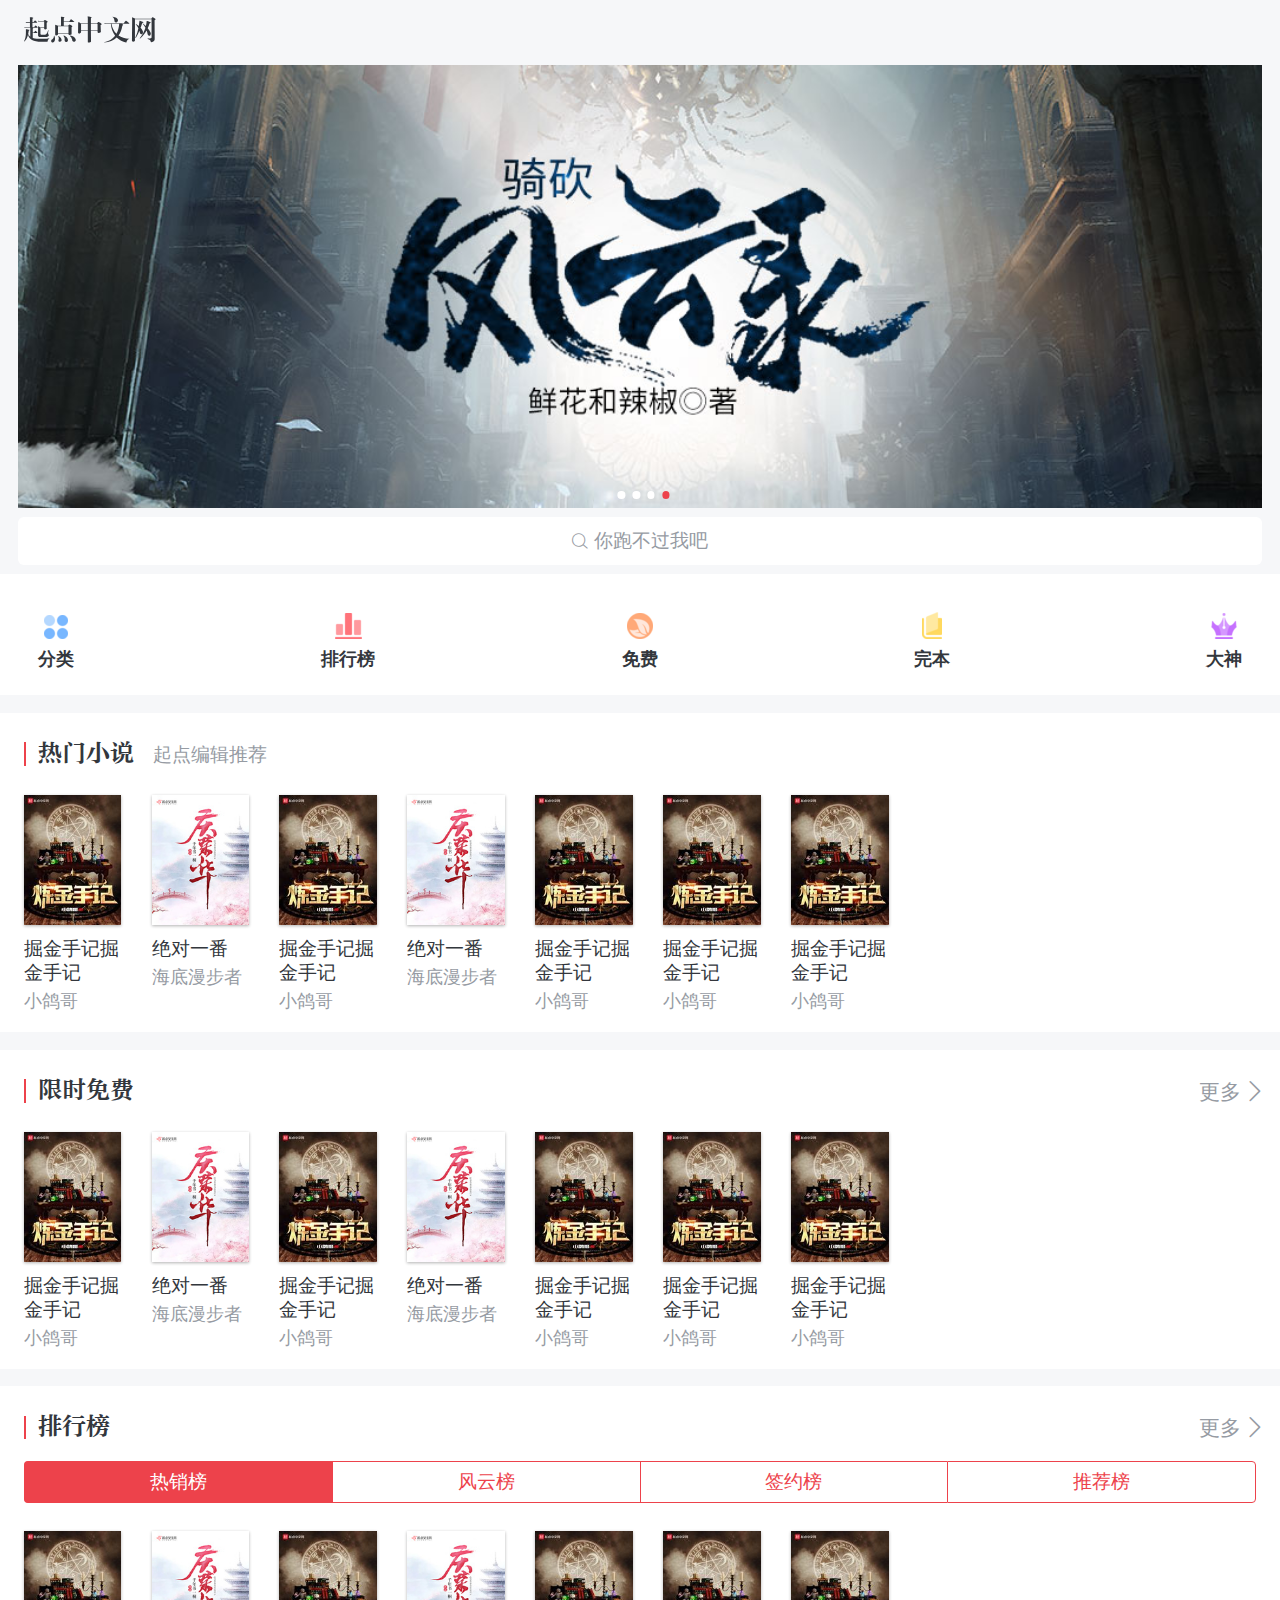
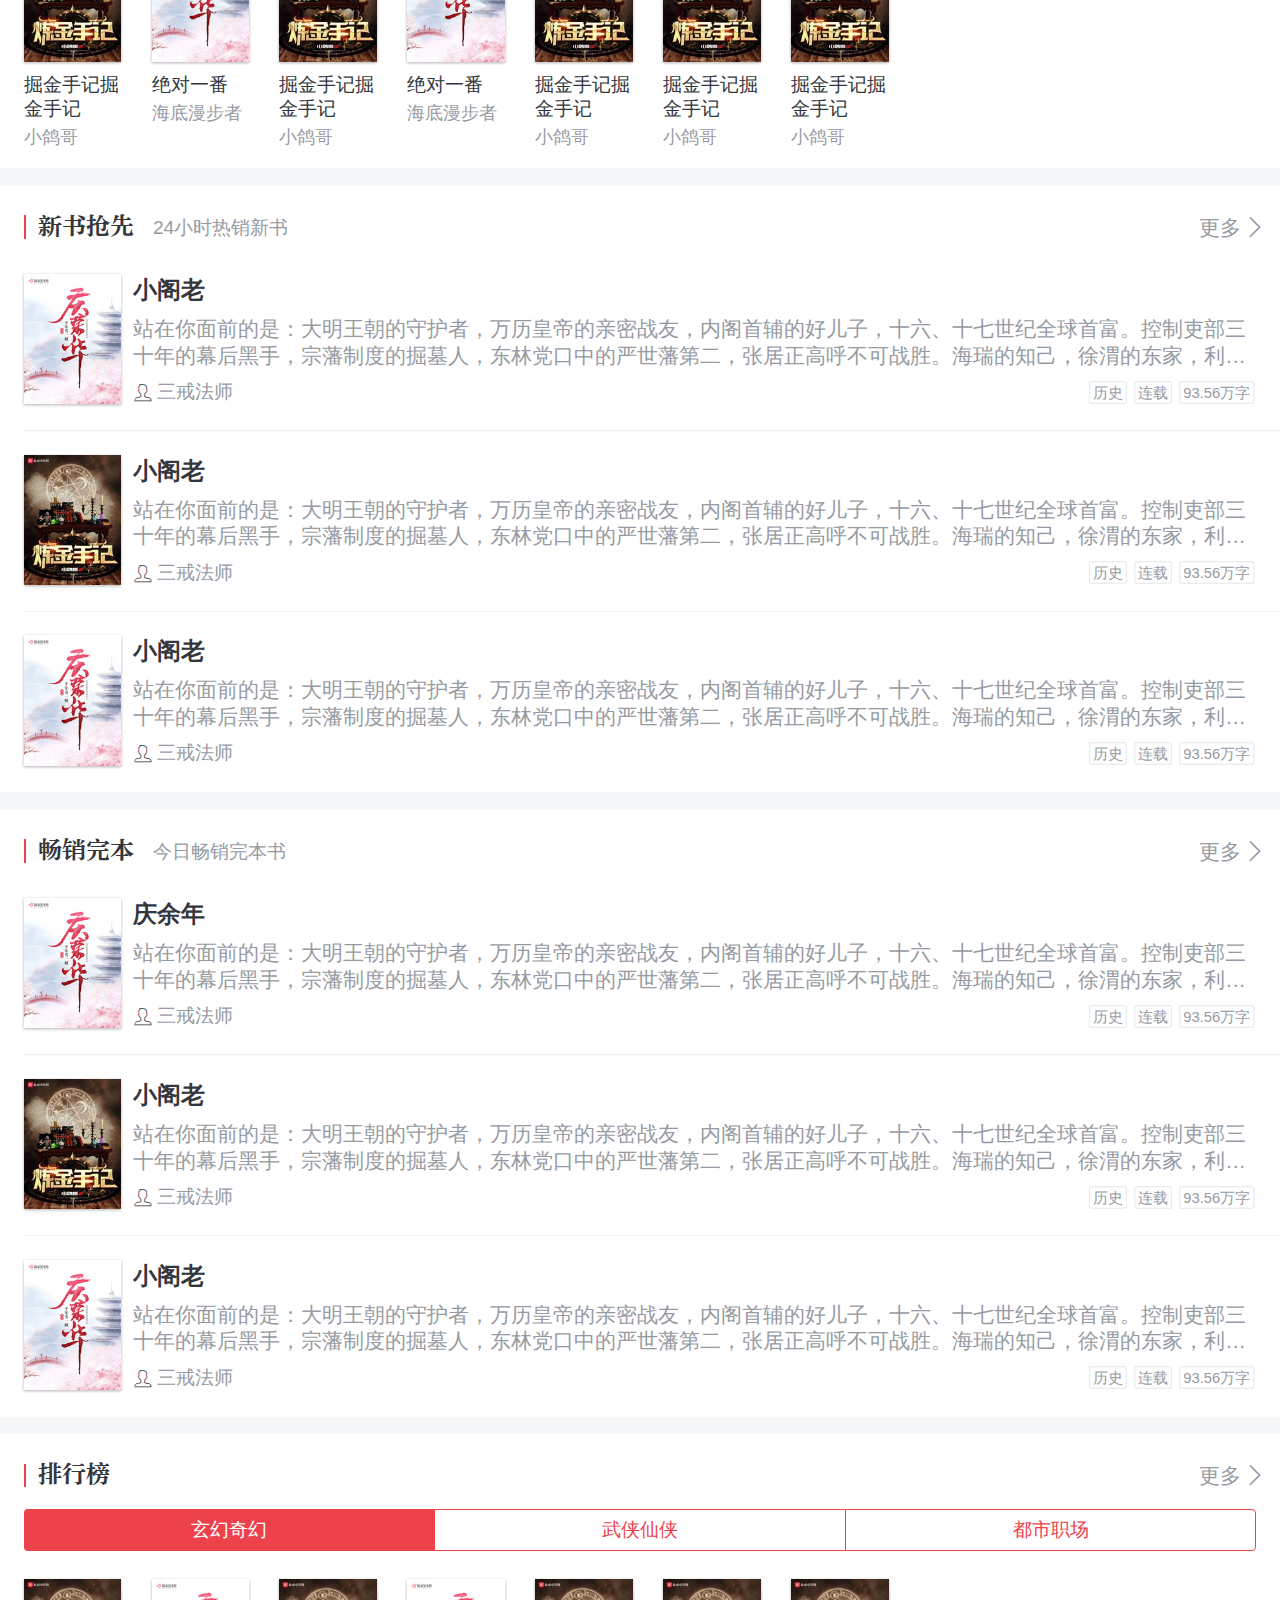
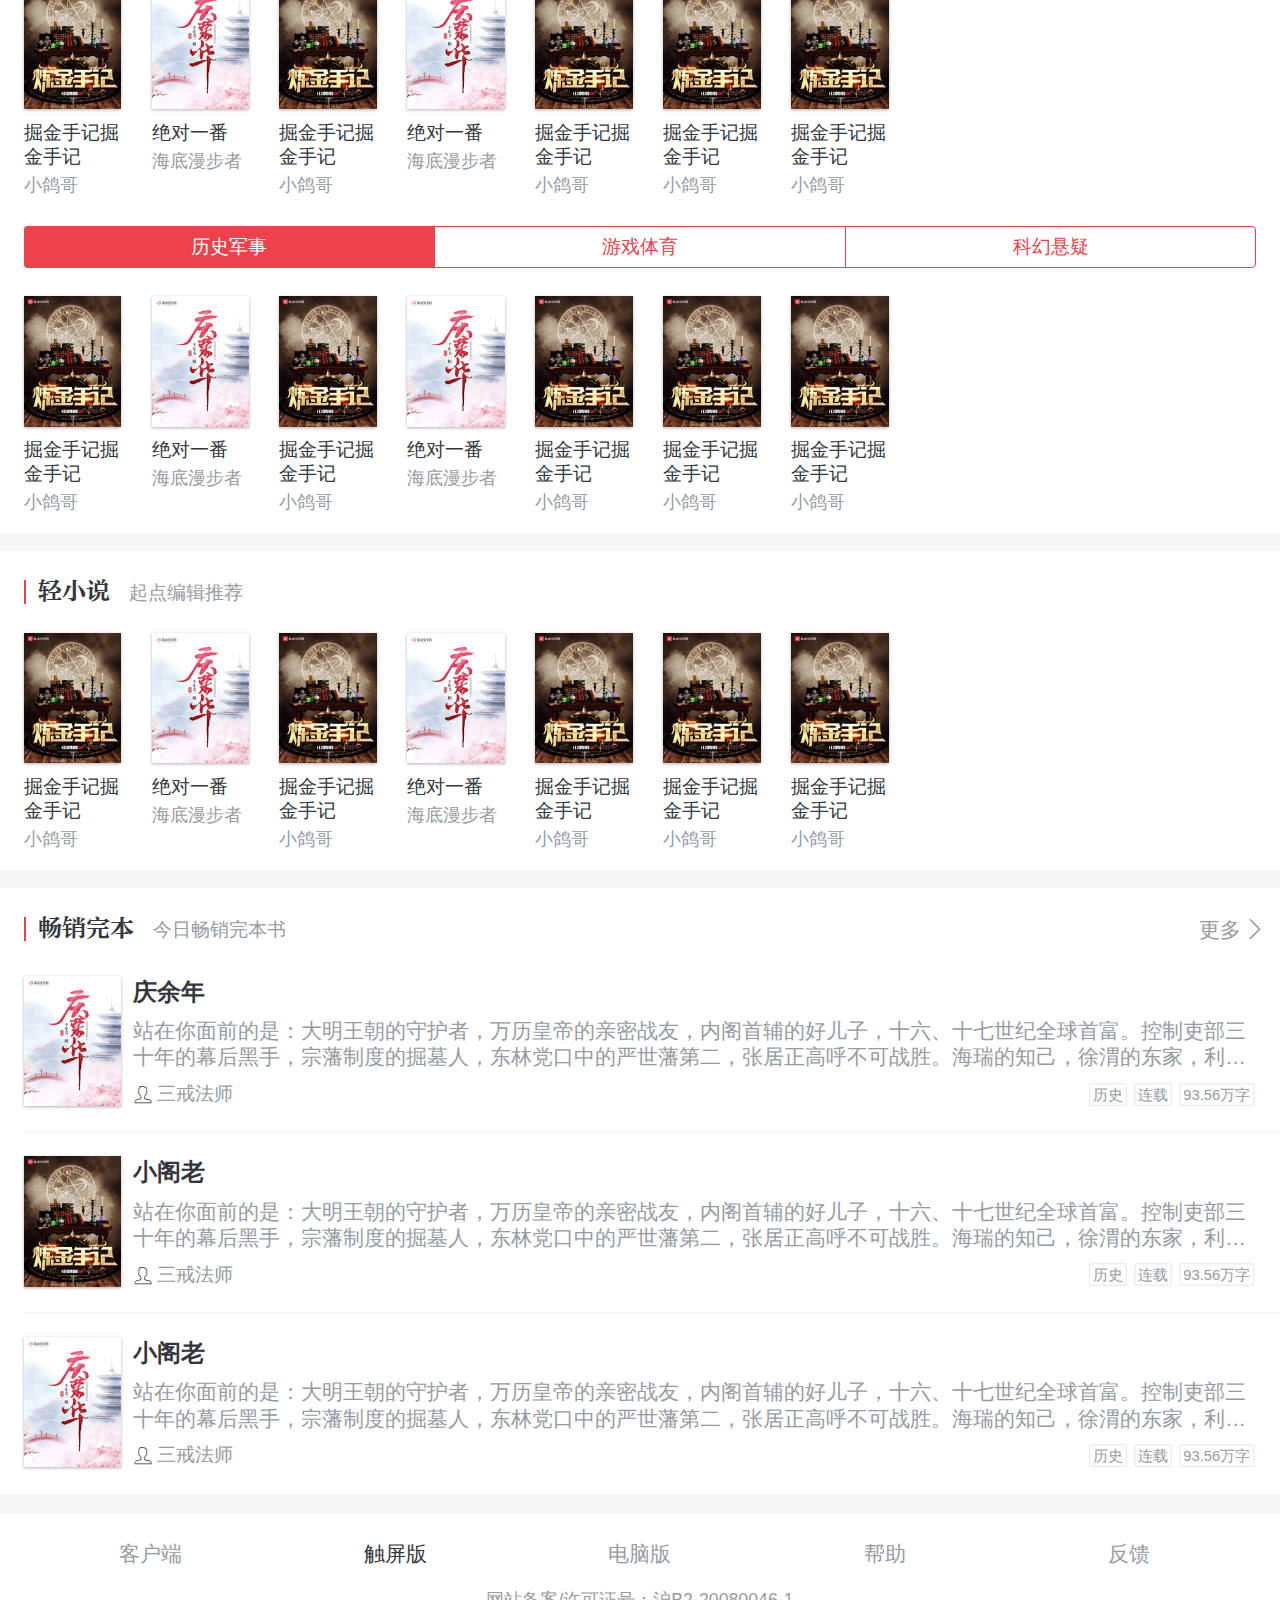
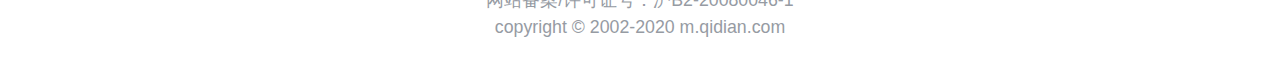
<file: mobile/index.html>
<!DOCTYPE html>
<html lang="en">
<head>
  <meta charset="UTF-8">
  <meta name="viewport" content="width=device-width, initial-scale=1.0">
  <title>起点中文网</title>
  <link rel="stylesheet" href="./css/font.css">
  <link rel="stylesheet" href="./css/common.css">
  <link rel="stylesheet" href="./css/main.css">
</head>
<body>
  <div class="mn">
    <div class="cont">
      <!-- 页头 -->
      <header class="hd">
        <a href="/"><h1 class="logo">起点中文网</h1></a>
      </header>

      <!-- 轮播图 -->
      <div class="sldw">
        <!-- 本张图片visibility为hidden，用于自适应撑开轮播图空间 -->
        <img class="sldf" src="./images/sld1.jpg" alt="图片">
        <ul class="sldu">
          <li class="sldl"><a href="javascript:;" class="slda"><img src="./images/sld1.jpg" alt="sld1" class="sldi"></a></li>
          <li class="sldl"><a href="javascript:;" class="slda"><img src="./images/sld2.jpg" alt="sld2" class="sldi"></a></li>
          <li class="sldl"><a href="javascript:;" class="slda"><img src="./images/sld1.jpg" alt="sld1" class="sldi"></a></li>
          <li class="sldl"><a href="javascript:;" class="slda"><img src="./images/sld2.jpg" alt="sld2" class="sldi"></a></li>
        </ul>
        <div class="sldcs _cf">
          <i class="sldc _fl"></i>
          <i class="sldc _fl"></i>
          <i class="sldc _fl"></i>
          <i class="sldc on _fl"></i>
        </div>
      </div>

      <!-- 搜索框 -->
      <a class="sea"> <span class="ICF ic-search"></span> 你跑不过我吧</a>

      <!-- 分类导航 -->
      <nav class="cat">
        <a href="javascript:;" class="cata" ><i class="cati catc"></i><h4 class="catt">分类</h4></a>
        <a href="javascript:;" class="cata" ><i class="cati catr"></i><h4 class="catt">排行榜</h4></a>
        <a href="javascript:;" class="cata" ><i class="cati catf"></i><h4 class="catt">免费</h4></a>
        <a href="javascript:;" class="cata" ><i class="cati catd"></i><h4 class="catt">完本</h4></a>
        <a href="javascript:;" class="cata" ><i class="cati catb"></i><h4 class="catt">大神</h4></a>
      </nav>

      <!-- 热门小说 -->
      <div class="hot _md">
        <div class="_mdh">
          <h3 class="_mdt">热门小说</h3>
          <span class="_mdd">起点编辑推荐</span>
        </div>
        <ul class="_mdu">
          <li class="_mdl">
            <a href="javascript:;" class="_mda">
              <img src="./images/bk2.jpg" alt="图书丰满" class="_mdi">
              <figcaption class="_mdc">掘金手记掘金手记</figcaption>
              <p class="_mdau"><span><span class="gray">小鸽哥</span></p>
            </a>
          </li>
          <li class="_mdl">
            <a href="javascript:;" class="_mda">
              <img src="./images/bk1.jpg" alt="图书丰满" class="_mdi">
              <figcaption class="_mdc">绝对一番</figcaption>
              <p class="_mdau"><span><span class="gray">海底漫步者</span></p>
            </a>
          </li>
          <li class="_mdl">
            <a href="javascript:;" class="_mda">
              <img src="./images/bk2.jpg" alt="图书丰满" class="_mdi">
              <figcaption class="_mdc">掘金手记掘金手记</figcaption>
              <p class="_mdau"><span><span class="gray">小鸽哥</span></p>
            </a>
          </li>
          <li class="_mdl">
            <a href="javascript:;" class="_mda">
              <img src="./images/bk1.jpg" alt="图书丰满" class="_mdi">
              <figcaption class="_mdc">绝对一番</figcaption>
              <p class="_mdau"><span><span class="gray">海底漫步者</span></p>
            </a>
          </li>
          <li class="_mdl">
            <a href="javascript:;" class="_mda">
              <img src="./images/bk2.jpg" alt="图书丰满" class="_mdi">
              <figcaption class="_mdc">掘金手记掘金手记</figcaption>
              <p class="_mdau"><span><span class="gray">小鸽哥</span></p>
            </a>
          </li>
          <li class="_mdl">
            <a href="javascript:;" class="_mda">
              <img src="./images/bk2.jpg" alt="图书丰满" class="_mdi">
              <figcaption class="_mdc">掘金手记掘金手记</figcaption>
              <p class="_mdau"><span><span class="gray">小鸽哥</span></p>
            </a>
          </li>
          <li class="_mdl">
            <a href="javascript:;" class="_mda">
              <img src="./images/bk2.jpg" alt="图书丰满" class="_mdi">
              <figcaption class="_mdc">掘金手记掘金手记</figcaption>
              <p class="_mdau"><span><span class="gray">小鸽哥</span></p>
            </a>
          </li>
        </ul>
      </div>

      <!-- 限时免费 -->
      <div class="free _md">
        <div class="_mdh _cl">
          <h3 class="_mdt _fl">限时免费</h3>
          <a href="javascript:;" class="_fr _mdm">更多<i class="ICF ic-right"></i></a>
        </div>
        <ul class="_mdu">
          <li class="_mdl">
            <a href="javascript:;" class="_mda">
              <img src="./images/bk2.jpg" alt="图书丰满" class="_mdi">
              <figcaption class="_mdc">掘金手记掘金手记</figcaption>
              <p class="_mdau"><span><span class="gray">小鸽哥</span></p>
            </a>
          </li>
          <li class="_mdl">
            <a href="javascript:;" class="_mda">
              <img src="./images/bk1.jpg" alt="图书丰满" class="_mdi">
              <figcaption class="_mdc">绝对一番</figcaption>
              <p class="_mdau"><span><span class="gray">海底漫步者</span></p>
            </a>
          </li>
          <li class="_mdl">
            <a href="javascript:;" class="_mda">
              <img src="./images/bk2.jpg" alt="图书丰满" class="_mdi">
              <figcaption class="_mdc">掘金手记掘金手记</figcaption>
              <p class="_mdau"><span><span class="gray">小鸽哥</span></p>
            </a>
          </li>
          <li class="_mdl">
            <a href="javascript:;" class="_mda">
              <img src="./images/bk1.jpg" alt="图书丰满" class="_mdi">
              <figcaption class="_mdc">绝对一番</figcaption>
              <p class="_mdau"><span><span class="gray">海底漫步者</span></p>
            </a>
          </li>
          <li class="_mdl">
            <a href="javascript:;" class="_mda">
              <img src="./images/bk2.jpg" alt="图书丰满" class="_mdi">
              <figcaption class="_mdc">掘金手记掘金手记</figcaption>
              <p class="_mdau"><span><span class="gray">小鸽哥</span></p>
            </a>
          </li>
          <li class="_mdl">
            <a href="javascript:;" class="_mda">
              <img src="./images/bk2.jpg" alt="图书丰满" class="_mdi">
              <figcaption class="_mdc">掘金手记掘金手记</figcaption>
              <p class="_mdau"><span><span class="gray">小鸽哥</span></p>
            </a>
          </li>
          <li class="_mdl">
            <a href="javascript:;" class="_mda">
              <img src="./images/bk2.jpg" alt="图书丰满" class="_mdi">
              <figcaption class="_mdc">掘金手记掘金手记</figcaption>
              <p class="_mdau"><span><span class="gray">小鸽哥</span></p>
            </a>
          </li>
        </ul>
      </div>

      <!-- 排行榜 -->
      <div class="rk _md">
        <div class="_mdh _cl">
          <h3 class="_mdt _fl">排行榜</h3>
          <a href="javascript:;" class="_fr _mdm">更多<i class="ICF ic-right"></i></a>
        </div>
        <nav class="_mdbs">
          <a class="_mdb on" href="javascript:;">热销榜</a>
          <a class="_mdb" href="javascript:;">风云榜</a>
          <a class="_mdb" href="javascript:;">签约榜</a>
          <a class="_mdb" href="javascript:;">推荐榜</a>
        </nav>
        <ul class="_mdu">
          <li class="_mdl">
            <a href="javascript:;" class="_mda">
              <img src="./images/bk2.jpg" alt="图书丰满" class="_mdi">
              <figcaption class="_mdc">掘金手记掘金手记</figcaption>
              <p class="_mdau"><span><span class="gray">小鸽哥</span></p>
            </a>
          </li>
          <li class="_mdl">
            <a href="javascript:;" class="_mda">
              <img src="./images/bk1.jpg" alt="图书丰满" class="_mdi">
              <figcaption class="_mdc">绝对一番</figcaption>
              <p class="_mdau"><span><span class="gray">海底漫步者</span></p>
            </a>
          </li>
          <li class="_mdl">
            <a href="javascript:;" class="_mda">
              <img src="./images/bk2.jpg" alt="图书丰满" class="_mdi">
              <figcaption class="_mdc">掘金手记掘金手记</figcaption>
              <p class="_mdau"><span><span class="gray">小鸽哥</span></p>
            </a>
          </li>
          <li class="_mdl">
            <a href="javascript:;" class="_mda">
              <img src="./images/bk1.jpg" alt="图书丰满" class="_mdi">
              <figcaption class="_mdc">绝对一番</figcaption>
              <p class="_mdau"><span><span class="gray">海底漫步者</span></p>
            </a>
          </li>
          <li class="_mdl">
            <a href="javascript:;" class="_mda">
              <img src="./images/bk2.jpg" alt="图书丰满" class="_mdi">
              <figcaption class="_mdc">掘金手记掘金手记</figcaption>
              <p class="_mdau"><span><span class="gray">小鸽哥</span></p>
            </a>
          </li>
          <li class="_mdl">
            <a href="javascript:;" class="_mda">
              <img src="./images/bk2.jpg" alt="图书丰满" class="_mdi">
              <figcaption class="_mdc">掘金手记掘金手记</figcaption>
              <p class="_mdau"><span><span class="gray">小鸽哥</span></p>
            </a>
          </li>
          <li class="_mdl">
            <a href="javascript:;" class="_mda">
              <img src="./images/bk2.jpg" alt="图书丰满" class="_mdi">
              <figcaption class="_mdc">掘金手记掘金手记</figcaption>
              <p class="_mdau"><span><span class="gray">小鸽哥</span></p>
            </a>
          </li>
        </ul>
      </div>

      <!-- 新书抢先 -->
      <div class="new _md">
        <div class="_mdh _cl">
          <div class="_fl">
            <h3 class="_mdt">新书抢先</h3>
            <span class="_mdd">24小时热销新书 </span>
          </div>
          <a href="javascript:;" class="_fr _mdm">更多<i class="ICF ic-right"></i></a>
        </div>
        <ul class="_mdv">
          <li class="_mdvb"><a class="_mdva _cf" href="javascript:;">
            <img class="_fl _mdvc" src="./images/bk1.jpg" alt="图书封面">
            <div class=" _mdvd">
              <h4 class="_mdvt">小阁老</h4>
              <p class="_mdvi">站在你面前的是：大明王朝的守护者，万历皇帝的亲密战友，内阁首辅的好儿子，十六、十七世纪全球首富。控制吏部三十年的幕后黑手，宗藩制度的掘墓人，东林党口中的严世藩第二，张居正高呼不可战胜。海瑞的知己，徐渭的东家，利玛窦的剃度人，徐光启等六位状元的授业恩师。大明诗坛遮羞布，七百余种各学科书籍撰写者，两千七百余项专利的发明人，现代大学与科学的奠基者。海外汉人的保护神，新航路的开辟者，大洋秩序的维持者，全球大型工程的承包商。祸乱欧洲的罪魁祸首，德川家康的义父，塞巴斯蒂安的拯救者，一心为民的小阁老。小阁老书友群：56471661</p>
              <div class="_mdvm _cf">
                <i class="ICF ic-user _fl"></i><span class="_mdvma _fl">三戒法师</span>
                <div class="_mdvtg _shr2">
                  <em class="_tg _gray">历史</em>
                  <em class="_tg _red">连载</em>
                  <em class="_tg _blue">93.56万字</em>
                </div>
              </div>
            </div>
          </a></li>
          <li class="_mdvb"><a class="_mdva _cf" href="javascript:;">
            <img class="_fl _mdvc" src="./images/bk2.jpg" alt="图书封面">
            <div class=" _mdvd">
              <h4 class="_mdvt">小阁老</h4>
              <p class="_mdvi">站在你面前的是：大明王朝的守护者，万历皇帝的亲密战友，内阁首辅的好儿子，十六、十七世纪全球首富。控制吏部三十年的幕后黑手，宗藩制度的掘墓人，东林党口中的严世藩第二，张居正高呼不可战胜。海瑞的知己，徐渭的东家，利玛窦的剃度人，徐光启等六位状元的授业恩师。大明诗坛遮羞布，七百余种各学科书籍撰写者，两千七百余项专利的发明人，现代大学与科学的奠基者。海外汉人的保护神，新航路的开辟者，大洋秩序的维持者，全球大型工程的承包商。祸乱欧洲的罪魁祸首，德川家康的义父，塞巴斯蒂安的拯救者，一心为民的小阁老。小阁老书友群：56471661</p>
              <div class="_mdvm _cf">
                <i class="ICF ic-user _fl"></i><span class="_mdvma _fl">三戒法师</span>
                <div class="_mdvtg _shr2">
                  <em class="_tg _gray">历史</em>
                  <em class="_tg _red">连载</em>
                  <em class="_tg _blue">93.56万字</em>
                </div>
              </div>
            </div>
          </a></li>
          <li class="_mdvb"><a class="_mdva _cf" href="javascript:;">
            <img class="_fl _mdvc" src="./images/bk1.jpg" alt="图书封面">
            <div class=" _mdvd">
              <h4 class="_mdvt">小阁老</h4>
              <p class="_mdvi">站在你面前的是：大明王朝的守护者，万历皇帝的亲密战友，内阁首辅的好儿子，十六、十七世纪全球首富。控制吏部三十年的幕后黑手，宗藩制度的掘墓人，东林党口中的严世藩第二，张居正高呼不可战胜。海瑞的知己，徐渭的东家，利玛窦的剃度人，徐光启等六位状元的授业恩师。大明诗坛遮羞布，七百余种各学科书籍撰写者，两千七百余项专利的发明人，现代大学与科学的奠基者。海外汉人的保护神，新航路的开辟者，大洋秩序的维持者，全球大型工程的承包商。祸乱欧洲的罪魁祸首，德川家康的义父，塞巴斯蒂安的拯救者，一心为民的小阁老。小阁老书友群：56471661</p>
              <div class="_mdvm _cf">
                <i class="ICF ic-user _fl"></i><span class="_mdvma _fl">三戒法师</span>
                <div class="_mdvtg _shr2">
                  <em class="_tg _gray">历史</em>
                  <em class="_tg _red">连载</em>
                  <em class="_tg _blue">93.56万字</em>
                </div>
              </div>
            </div>
          </a></li>
        </ul>
      </div>

      <!-- 畅销完本 -->
      <div class="new _md">
        <div class="_mdh _cl">
          <div class="_fl">
            <h3 class="_mdt">畅销完本</h3>
            <span class="_mdd">今日畅销完本书</span>
          </div>
          <a href="javascript:;" class="_fr _mdm">更多<i class="ICF ic-right"></i></a>
        </div>
        <ul class="_mdv">
          <li class="_mdvb"><a class="_mdva _cf" href="javascript:;">
            <img class="_fl _mdvc" src="./images/bk1.jpg" alt="图书封面">
            <div class=" _mdvd">
              <h4 class="_mdvt">庆余年</h4>
              <p class="_mdvi">站在你面前的是：大明王朝的守护者，万历皇帝的亲密战友，内阁首辅的好儿子，十六、十七世纪全球首富。控制吏部三十年的幕后黑手，宗藩制度的掘墓人，东林党口中的严世藩第二，张居正高呼不可战胜。海瑞的知己，徐渭的东家，利玛窦的剃度人，徐光启等六位状元的授业恩师。大明诗坛遮羞布，七百余种各学科书籍撰写者，两千七百余项专利的发明人，现代大学与科学的奠基者。海外汉人的保护神，新航路的开辟者，大洋秩序的维持者，全球大型工程的承包商。祸乱欧洲的罪魁祸首，德川家康的义父，塞巴斯蒂安的拯救者，一心为民的小阁老。小阁老书友群：56471661</p>
              <div class="_mdvm _cf">
                <i class="ICF ic-user _fl"></i><span class="_mdvma _fl">三戒法师</span>
                <div class="_mdvtg _shr2">
                  <em class="_tg _gray">历史</em>
                  <em class="_tg _red">连载</em>
                  <em class="_tg _blue">93.56万字</em>
                </div>
              </div>
            </div>
          </a></li>
          <li class="_mdvb"><a class="_mdva _cf" href="javascript:;">
            <img class="_fl _mdvc" src="./images/bk2.jpg" alt="图书封面">
            <div class=" _mdvd">
              <h4 class="_mdvt">小阁老</h4>
              <p class="_mdvi">站在你面前的是：大明王朝的守护者，万历皇帝的亲密战友，内阁首辅的好儿子，十六、十七世纪全球首富。控制吏部三十年的幕后黑手，宗藩制度的掘墓人，东林党口中的严世藩第二，张居正高呼不可战胜。海瑞的知己，徐渭的东家，利玛窦的剃度人，徐光启等六位状元的授业恩师。大明诗坛遮羞布，七百余种各学科书籍撰写者，两千七百余项专利的发明人，现代大学与科学的奠基者。海外汉人的保护神，新航路的开辟者，大洋秩序的维持者，全球大型工程的承包商。祸乱欧洲的罪魁祸首，德川家康的义父，塞巴斯蒂安的拯救者，一心为民的小阁老。小阁老书友群：56471661</p>
              <div class="_mdvm _cf">
                <i class="ICF ic-user _fl"></i><span class="_mdvma _fl">三戒法师</span>
                <div class="_mdvtg _shr2">
                  <em class="_tg _gray">历史</em>
                  <em class="_tg _red">连载</em>
                  <em class="_tg _blue">93.56万字</em>
                </div>
              </div>
            </div>
          </a></li>
          <li class="_mdvb"><a class="_mdva _cf" href="javascript:;">
            <img class="_fl _mdvc" src="./images/bk1.jpg" alt="图书封面">
            <div class=" _mdvd">
              <h4 class="_mdvt">小阁老</h4>
              <p class="_mdvi">站在你面前的是：大明王朝的守护者，万历皇帝的亲密战友，内阁首辅的好儿子，十六、十七世纪全球首富。控制吏部三十年的幕后黑手，宗藩制度的掘墓人，东林党口中的严世藩第二，张居正高呼不可战胜。海瑞的知己，徐渭的东家，利玛窦的剃度人，徐光启等六位状元的授业恩师。大明诗坛遮羞布，七百余种各学科书籍撰写者，两千七百余项专利的发明人，现代大学与科学的奠基者。海外汉人的保护神，新航路的开辟者，大洋秩序的维持者，全球大型工程的承包商。祸乱欧洲的罪魁祸首，德川家康的义父，塞巴斯蒂安的拯救者，一心为民的小阁老。小阁老书友群：56471661</p>
              <div class="_mdvm _cf">
                <i class="ICF ic-user _fl"></i><span class="_mdvma _fl">三戒法师</span>
                <div class="_mdvtg _shr2">
                  <em class="_tg _gray">历史</em>
                  <em class="_tg _red">连载</em>
                  <em class="_tg _blue">93.56万字</em>
                </div>
              </div>
            </div>
          </a></li>
        </ul>
      </div>

      <!-- 分类推荐 -->
      <div class="rk _md">
        <div class="_mdh _cl">
          <h3 class="_mdt _fl">排行榜</h3>
          <a href="javascript:;" class="_fr _mdm">更多<i class="ICF ic-right"></i></a>
        </div>
        <nav class="_mdbs">
          <a class="_mdb on" href="javascript:;">玄幻奇幻</a>
          <a class="_mdb" href="javascript:;">武侠仙侠</a>
          <a class="_mdb" href="javascript:;">都市职场</a>
        </nav>
        <ul class="_mdu">
          <li class="_mdl">
            <a href="javascript:;" class="_mda">
              <img src="./images/bk2.jpg" alt="图书丰满" class="_mdi">
              <figcaption class="_mdc">掘金手记掘金手记</figcaption>
              <p class="_mdau"><span><span class="gray">小鸽哥</span></p>
            </a>
          </li>
          <li class="_mdl">
            <a href="javascript:;" class="_mda">
              <img src="./images/bk1.jpg" alt="图书丰满" class="_mdi">
              <figcaption class="_mdc">绝对一番</figcaption>
              <p class="_mdau"><span><span class="gray">海底漫步者</span></p>
            </a>
          </li>
          <li class="_mdl">
            <a href="javascript:;" class="_mda">
              <img src="./images/bk2.jpg" alt="图书丰满" class="_mdi">
              <figcaption class="_mdc">掘金手记掘金手记</figcaption>
              <p class="_mdau"><span><span class="gray">小鸽哥</span></p>
            </a>
          </li>
          <li class="_mdl">
            <a href="javascript:;" class="_mda">
              <img src="./images/bk1.jpg" alt="图书丰满" class="_mdi">
              <figcaption class="_mdc">绝对一番</figcaption>
              <p class="_mdau"><span><span class="gray">海底漫步者</span></p>
            </a>
          </li>
          <li class="_mdl">
            <a href="javascript:;" class="_mda">
              <img src="./images/bk2.jpg" alt="图书丰满" class="_mdi">
              <figcaption class="_mdc">掘金手记掘金手记</figcaption>
              <p class="_mdau"><span><span class="gray">小鸽哥</span></p>
            </a>
          </li>
          <li class="_mdl">
            <a href="javascript:;" class="_mda">
              <img src="./images/bk2.jpg" alt="图书丰满" class="_mdi">
              <figcaption class="_mdc">掘金手记掘金手记</figcaption>
              <p class="_mdau"><span><span class="gray">小鸽哥</span></p>
            </a>
          </li>
          <li class="_mdl">
            <a href="javascript:;" class="_mda">
              <img src="./images/bk2.jpg" alt="图书丰满" class="_mdi">
              <figcaption class="_mdc">掘金手记掘金手记</figcaption>
              <p class="_mdau"><span><span class="gray">小鸽哥</span></p>
            </a>
          </li>
        </ul>
        <nav class="_mdbs">
          <a class="_mdb on" href="javascript:;">历史军事</a>
          <a class="_mdb" href="javascript:;">游戏体育</a>
          <a class="_mdb" href="javascript:;">科幻悬疑</a>
        </nav>
        <ul class="_mdu">
          <li class="_mdl">
            <a href="javascript:;" class="_mda">
              <img src="./images/bk2.jpg" alt="图书丰满" class="_mdi">
              <figcaption class="_mdc">掘金手记掘金手记</figcaption>
              <p class="_mdau"><span><span class="gray">小鸽哥</span></p>
            </a>
          </li>
          <li class="_mdl">
            <a href="javascript:;" class="_mda">
              <img src="./images/bk1.jpg" alt="图书丰满" class="_mdi">
              <figcaption class="_mdc">绝对一番</figcaption>
              <p class="_mdau"><span><span class="gray">海底漫步者</span></p>
            </a>
          </li>
          <li class="_mdl">
            <a href="javascript:;" class="_mda">
              <img src="./images/bk2.jpg" alt="图书丰满" class="_mdi">
              <figcaption class="_mdc">掘金手记掘金手记</figcaption>
              <p class="_mdau"><span><span class="gray">小鸽哥</span></p>
            </a>
          </li>
          <li class="_mdl">
            <a href="javascript:;" class="_mda">
              <img src="./images/bk1.jpg" alt="图书丰满" class="_mdi">
              <figcaption class="_mdc">绝对一番</figcaption>
              <p class="_mdau"><span><span class="gray">海底漫步者</span></p>
            </a>
          </li>
          <li class="_mdl">
            <a href="javascript:;" class="_mda">
              <img src="./images/bk2.jpg" alt="图书丰满" class="_mdi">
              <figcaption class="_mdc">掘金手记掘金手记</figcaption>
              <p class="_mdau"><span><span class="gray">小鸽哥</span></p>
            </a>
          </li>
          <li class="_mdl">
            <a href="javascript:;" class="_mda">
              <img src="./images/bk2.jpg" alt="图书丰满" class="_mdi">
              <figcaption class="_mdc">掘金手记掘金手记</figcaption>
              <p class="_mdau"><span><span class="gray">小鸽哥</span></p>
            </a>
          </li>
          <li class="_mdl">
            <a href="javascript:;" class="_mda">
              <img src="./images/bk2.jpg" alt="图书丰满" class="_mdi">
              <figcaption class="_mdc">掘金手记掘金手记</figcaption>
              <p class="_mdau"><span><span class="gray">小鸽哥</span></p>
            </a>
          </li>
        </ul>
      </div>

      <!-- 轻小说 -->
      <div class="hot _md">
        <div class="_mdh">
          <h3 class="_mdt">轻小说</h3>
          <span class="_mdd">起点编辑推荐</span>
        </div>
        <ul class="_mdu">
          <li class="_mdl">
            <a href="javascript:;" class="_mda">
              <img src="./images/bk2.jpg" alt="图书丰满" class="_mdi">
              <figcaption class="_mdc">掘金手记掘金手记</figcaption>
              <p class="_mdau"><span><span class="gray">小鸽哥</span></p>
            </a>
          </li>
          <li class="_mdl">
            <a href="javascript:;" class="_mda">
              <img src="./images/bk1.jpg" alt="图书丰满" class="_mdi">
              <figcaption class="_mdc">绝对一番</figcaption>
              <p class="_mdau"><span><span class="gray">海底漫步者</span></p>
            </a>
          </li>
          <li class="_mdl">
            <a href="javascript:;" class="_mda">
              <img src="./images/bk2.jpg" alt="图书丰满" class="_mdi">
              <figcaption class="_mdc">掘金手记掘金手记</figcaption>
              <p class="_mdau"><span><span class="gray">小鸽哥</span></p>
            </a>
          </li>
          <li class="_mdl">
            <a href="javascript:;" class="_mda">
              <img src="./images/bk1.jpg" alt="图书丰满" class="_mdi">
              <figcaption class="_mdc">绝对一番</figcaption>
              <p class="_mdau"><span><span class="gray">海底漫步者</span></p>
            </a>
          </li>
          <li class="_mdl">
            <a href="javascript:;" class="_mda">
              <img src="./images/bk2.jpg" alt="图书丰满" class="_mdi">
              <figcaption class="_mdc">掘金手记掘金手记</figcaption>
              <p class="_mdau"><span><span class="gray">小鸽哥</span></p>
            </a>
          </li>
          <li class="_mdl">
            <a href="javascript:;" class="_mda">
              <img src="./images/bk2.jpg" alt="图书丰满" class="_mdi">
              <figcaption class="_mdc">掘金手记掘金手记</figcaption>
              <p class="_mdau"><span><span class="gray">小鸽哥</span></p>
            </a>
          </li>
          <li class="_mdl">
            <a href="javascript:;" class="_mda">
              <img src="./images/bk2.jpg" alt="图书丰满" class="_mdi">
              <figcaption class="_mdc">掘金手记掘金手记</figcaption>
              <p class="_mdau"><span><span class="gray">小鸽哥</span></p>
            </a>
          </li>
        </ul>
      </div>

      <!-- 畅销完本 -->
      <div class="new _md">
        <div class="_mdh _cl">
          <div class="_fl">
            <h3 class="_mdt">畅销完本</h3>
            <span class="_mdd">今日畅销完本书</span>
          </div>
          <a href="javascript:;" class="_fr _mdm">更多<i class="ICF ic-right"></i></a>
        </div>
        <ul class="_mdv">
          <li class="_mdvb"><a class="_mdva _cf" href="javascript:;">
            <img class="_fl _mdvc" src="./images/bk1.jpg" alt="图书封面">
            <div class=" _mdvd">
              <h4 class="_mdvt">庆余年</h4>
              <p class="_mdvi">站在你面前的是：大明王朝的守护者，万历皇帝的亲密战友，内阁首辅的好儿子，十六、十七世纪全球首富。控制吏部三十年的幕后黑手，宗藩制度的掘墓人，东林党口中的严世藩第二，张居正高呼不可战胜。海瑞的知己，徐渭的东家，利玛窦的剃度人，徐光启等六位状元的授业恩师。大明诗坛遮羞布，七百余种各学科书籍撰写者，两千七百余项专利的发明人，现代大学与科学的奠基者。海外汉人的保护神，新航路的开辟者，大洋秩序的维持者，全球大型工程的承包商。祸乱欧洲的罪魁祸首，德川家康的义父，塞巴斯蒂安的拯救者，一心为民的小阁老。小阁老书友群：56471661</p>
              <div class="_mdvm _cf">
                <i class="ICF ic-user _fl"></i><span class="_mdvma _fl">三戒法师</span>
                <div class="_mdvtg _shr2">
                  <em class="_tg _gray">历史</em>
                  <em class="_tg _red">连载</em>
                  <em class="_tg _blue">93.56万字</em>
                </div>
              </div>
            </div>
          </a></li>
          <li class="_mdvb"><a class="_mdva _cf" href="javascript:;">
            <img class="_fl _mdvc" src="./images/bk2.jpg" alt="图书封面">
            <div class=" _mdvd">
              <h4 class="_mdvt">小阁老</h4>
              <p class="_mdvi">站在你面前的是：大明王朝的守护者，万历皇帝的亲密战友，内阁首辅的好儿子，十六、十七世纪全球首富。控制吏部三十年的幕后黑手，宗藩制度的掘墓人，东林党口中的严世藩第二，张居正高呼不可战胜。海瑞的知己，徐渭的东家，利玛窦的剃度人，徐光启等六位状元的授业恩师。大明诗坛遮羞布，七百余种各学科书籍撰写者，两千七百余项专利的发明人，现代大学与科学的奠基者。海外汉人的保护神，新航路的开辟者，大洋秩序的维持者，全球大型工程的承包商。祸乱欧洲的罪魁祸首，德川家康的义父，塞巴斯蒂安的拯救者，一心为民的小阁老。小阁老书友群：56471661</p>
              <div class="_mdvm _cf">
                <i class="ICF ic-user _fl"></i><span class="_mdvma _fl">三戒法师</span>
                <div class="_mdvtg _shr2">
                  <em class="_tg _gray">历史</em>
                  <em class="_tg _red">连载</em>
                  <em class="_tg _blue">93.56万字</em>
                </div>
              </div>
            </div>
          </a></li>
          <li class="_mdvb"><a class="_mdva _cf" href="javascript:;">
            <img class="_fl _mdvc" src="./images/bk1.jpg" alt="图书封面">
            <div class=" _mdvd">
              <h4 class="_mdvt">小阁老</h4>
              <p class="_mdvi">站在你面前的是：大明王朝的守护者，万历皇帝的亲密战友，内阁首辅的好儿子，十六、十七世纪全球首富。控制吏部三十年的幕后黑手，宗藩制度的掘墓人，东林党口中的严世藩第二，张居正高呼不可战胜。海瑞的知己，徐渭的东家，利玛窦的剃度人，徐光启等六位状元的授业恩师。大明诗坛遮羞布，七百余种各学科书籍撰写者，两千七百余项专利的发明人，现代大学与科学的奠基者。海外汉人的保护神，新航路的开辟者，大洋秩序的维持者，全球大型工程的承包商。祸乱欧洲的罪魁祸首，德川家康的义父，塞巴斯蒂安的拯救者，一心为民的小阁老。小阁老书友群：56471661</p>
              <div class="_mdvm _cf">
                <i class="ICF ic-user _fl"></i><span class="_mdvma _fl">三戒法师</span>
                <div class="_mdvtg _shr2">
                  <em class="_tg _gray">历史</em>
                  <em class="_tg _red">连载</em>
                  <em class="_tg _blue">93.56万字</em>
                </div>
              </div>
            </div>
          </a></li>
        </ul>
      </div>

    </div>
  </div>

  <footer class="ft">
    <div class="lks">
      <a href="javascript:;" class="lk cl">客户端</a>
      <a href="javascript:;" class="lk touch on">触屏版</a>
      <a href="javascript:;" class="lk pc">电脑版</a>
      <a href="javascript:;" class="lk help">帮助</a>
      <a href="javascript:;"  class="lk fb">反馈</a>
    </div>
    <div class="cp">网站备案/许可证号：<a href="http://beian.miit.gov.cn">沪B2-20080046-1</a><br>copyright © 2002-2020 m.qidian.com</div>
  </footer>
</body>
</html>
</file>
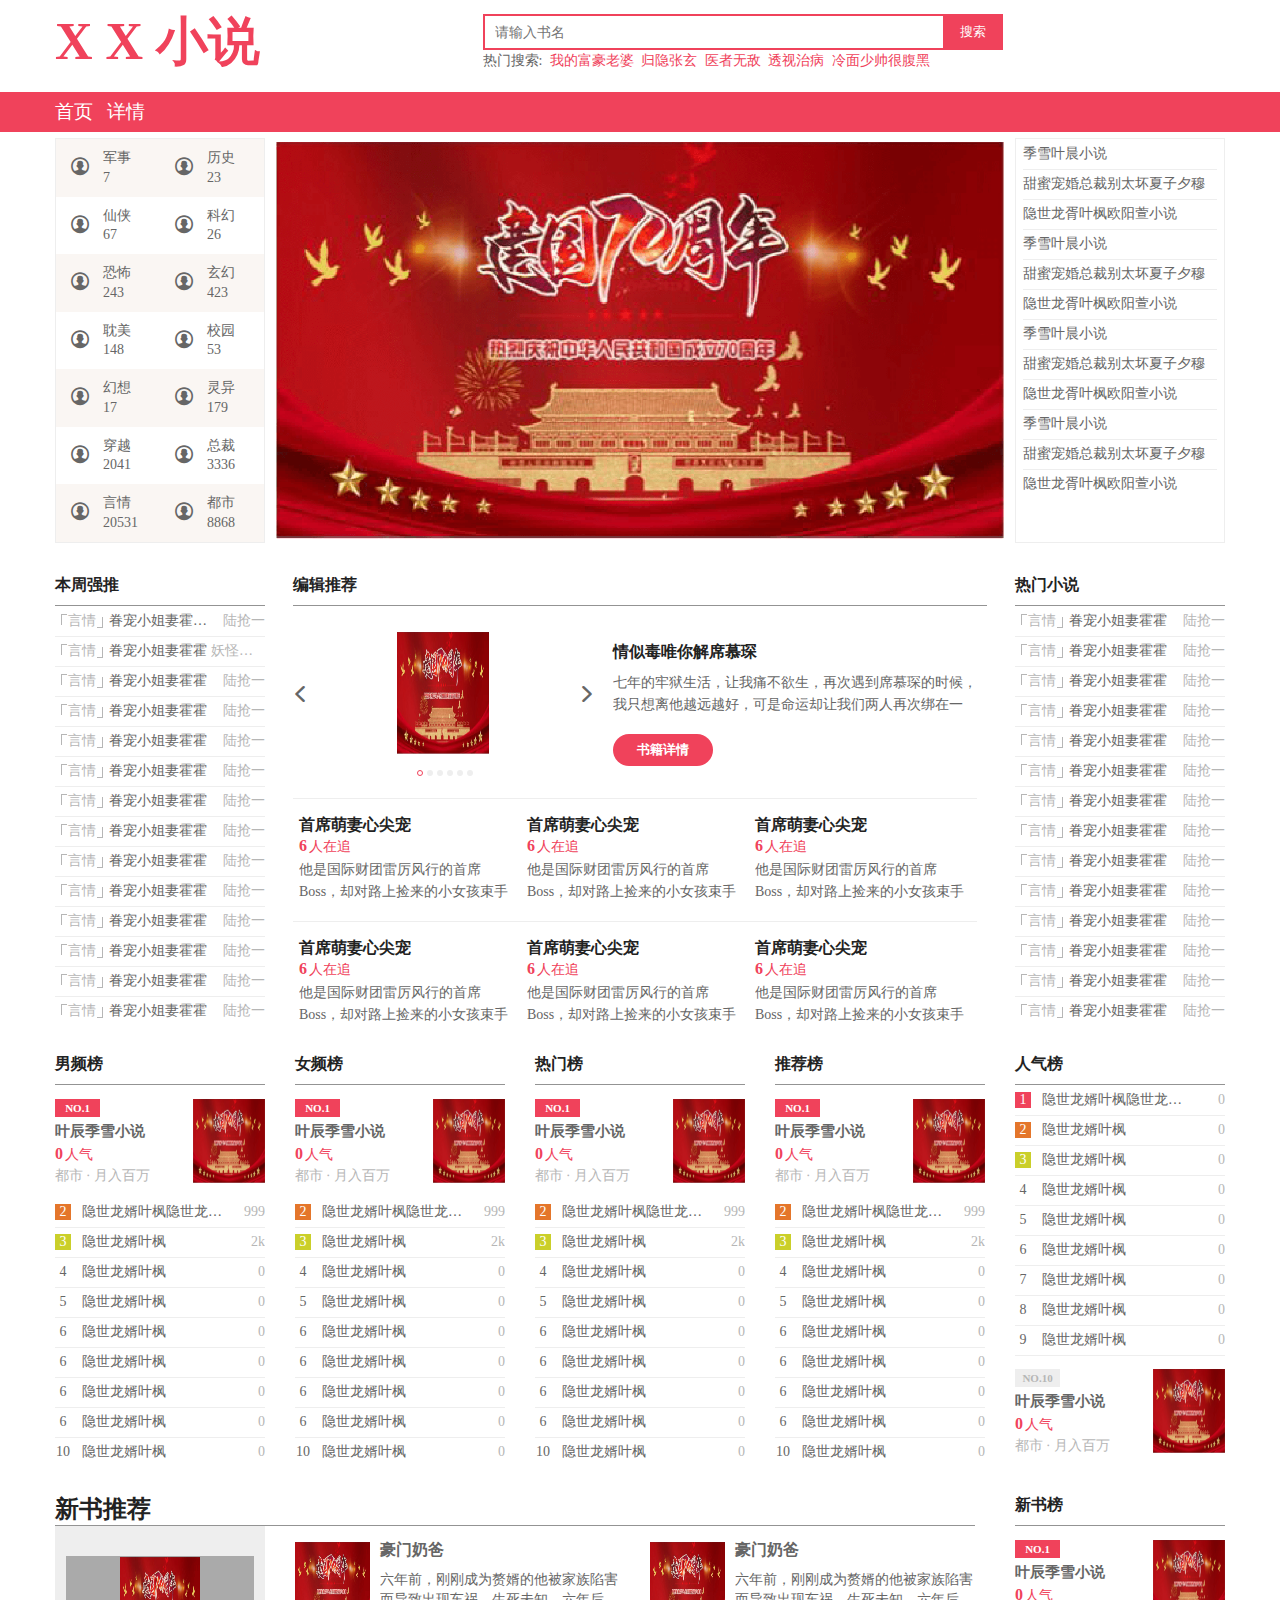
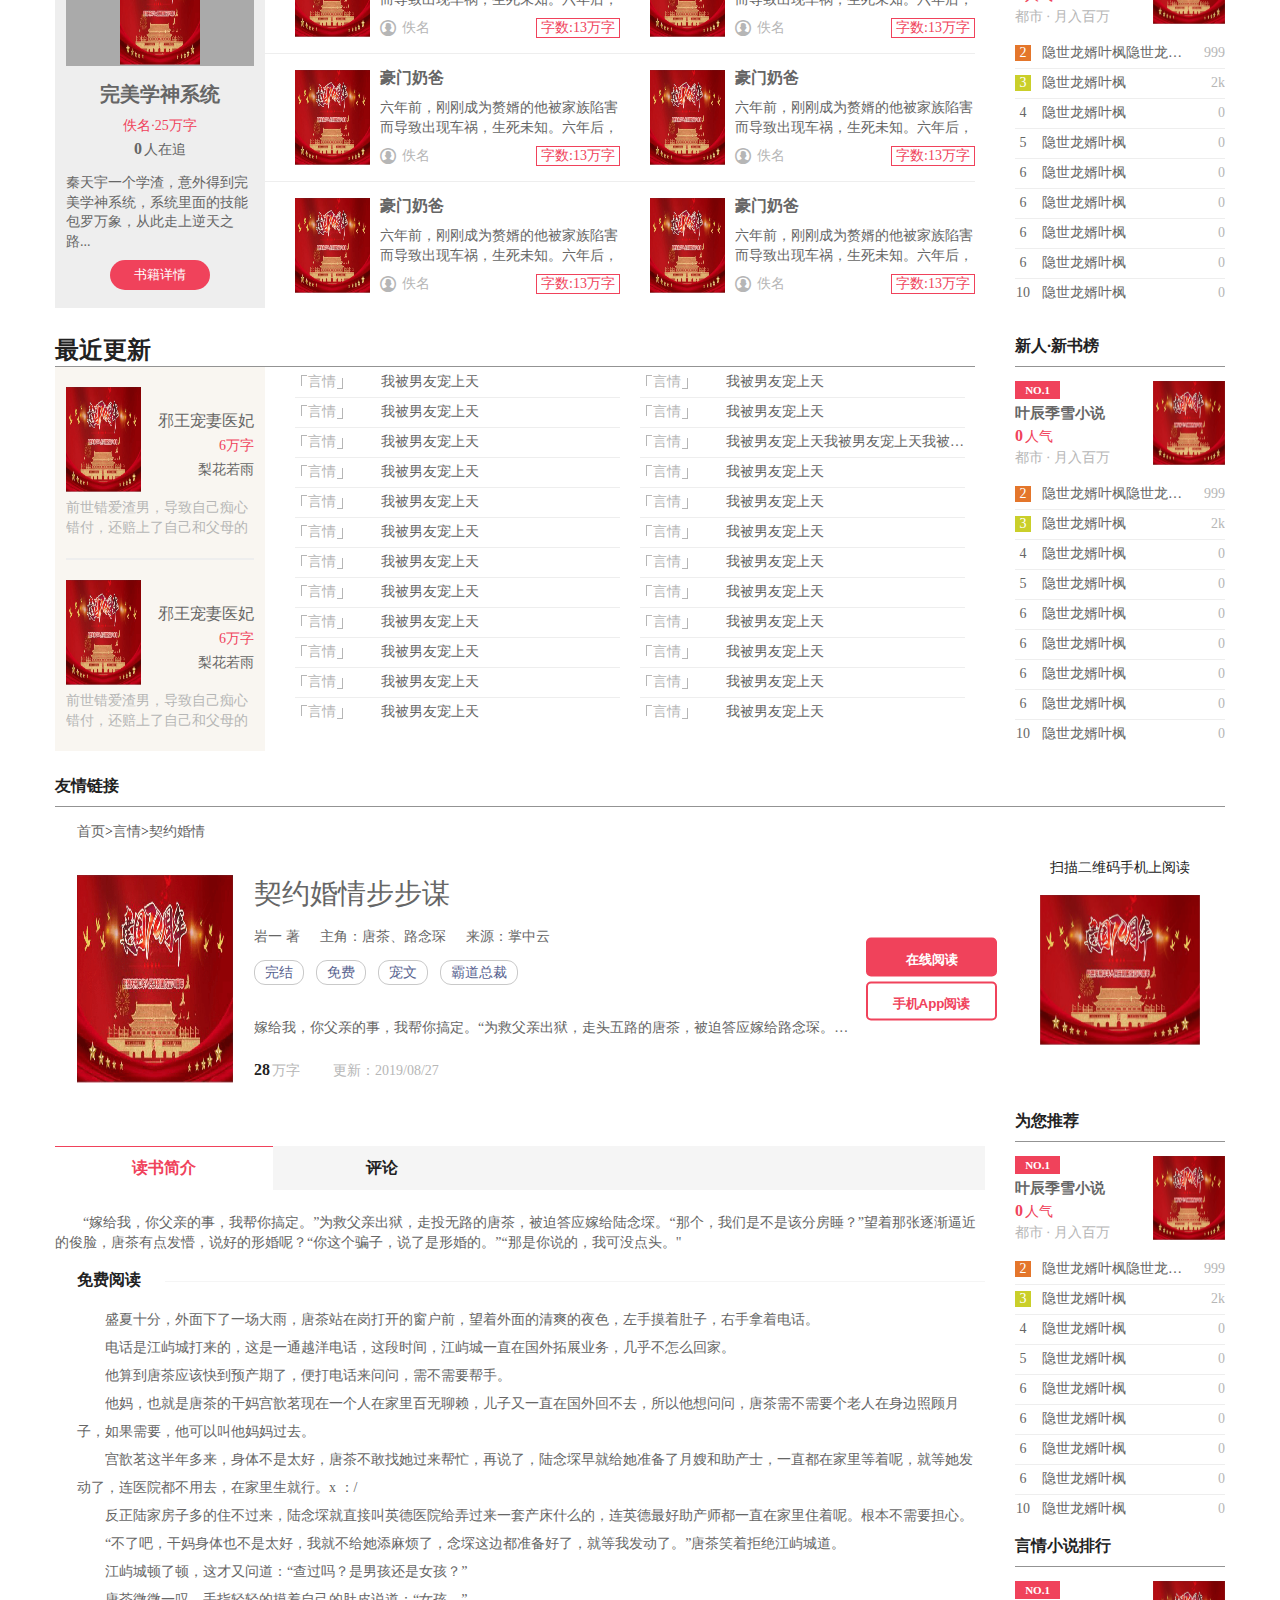
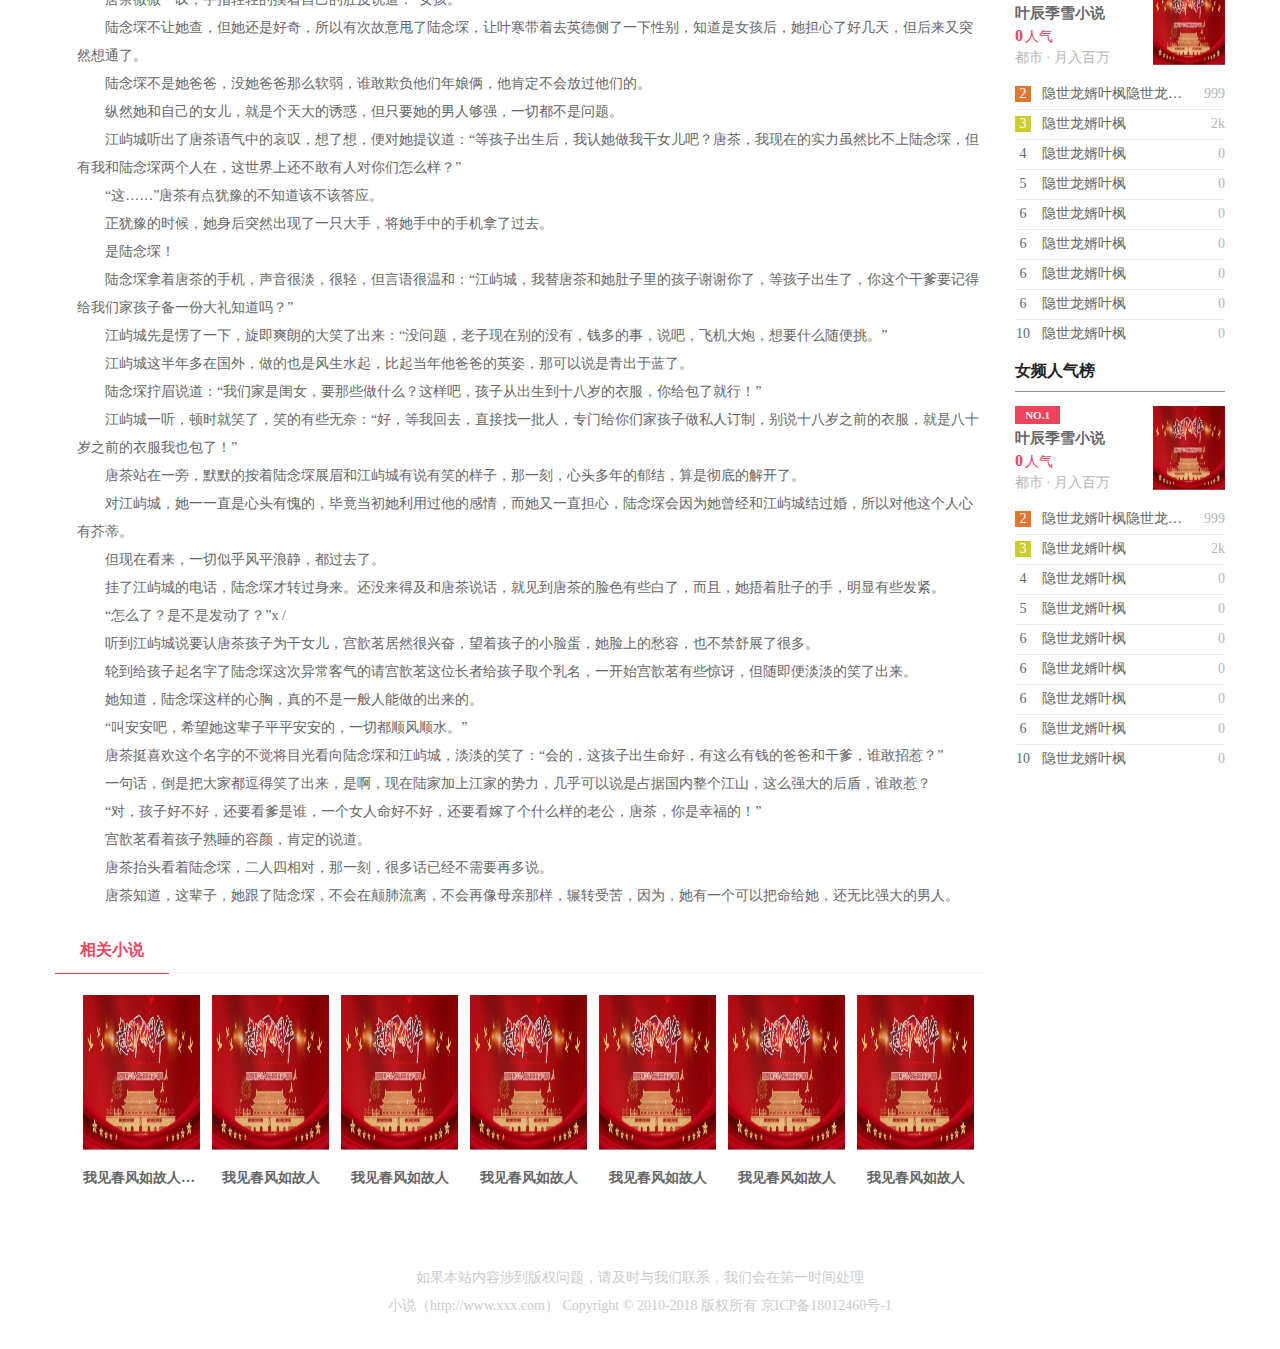
<file: pc/index.html>
<!DOCTYPE html>
<html lang="en">
  <head>
    <meta charset="UTF-8" />
    <meta name="viewport" content="width=device-width, initial-scale=1.0" />
    <title>XX小说</title>
    <link rel="stylesheet" href="./css/font.css" />
    <link rel="stylesheet" href="./css/main.css" />
  </head>
  <body>
    <!-- 头部标题和搜索栏 -->
    <div class="head mc">
      <h1 class="tl">X X 小说</h1>
      <div class="sea-w">
        <div class="sea-b _cl">
          <input type="text" class="in _fl" placeholder="请输入书名" />
          <button class="cf _fl">搜索</button>
        </div>
        <div class="hot-w">
          <span class="tl">热门搜索:</span>
          <a href="#" class="lk">我的富豪老婆</a>
          <a href="#" class="lk">归隐张玄</a>
          <a href="#" class="lk">医者无敌</a>
          <a href="#" class="lk">透视治病</a>
          <a href="#" class="lk">冷面少帅很腹黑</a>
        </div>
      </div>
    </div>

    <!-- 顶部导航条 -->
    <div class="nav">
      <div class="lks">
        <a href="javascript:;" class="lk">首页</a>
        <a href="javascript:;" class="lk">详情</a>
      </div>
    </div>


    <!-- 主页 -->
    <div class="main mc">

      <!-- 分类与轮播图区 -->
      <div class="top _cl">
        <!-- 书籍分类 -->
        <ul class="cats _fl cent">
          <li class="cat">
            <a href="#">
              <i class="ICF ic-user"></i>
              <span class="name">军事</span>
              <span class="num">7</span>
            </a>
          </li>
          <li class="cat">
            <a href="#">
              <i class="ICF ic-user"></i>
              <span class="name">历史</span>
              <span class="num">23</span>
            </a>
          </li>
          <li class="cat">
            <a href="#">
              <i class="ICF ic-user"></i>
              <span class="name">仙侠</span>
              <span class="num">67</span>
            </a>
          </li>
          <li class="cat">
            <a href="#">
              <i class="ICF ic-user"></i>
              <span class="name">科幻</span>
              <span class="num">26</span>
            </a>
          </li>
          <li class="cat">
            <a href="#">
              <i class="ICF ic-user"></i>
              <span class="name">恐怖</span>
              <span class="num">243</span>
            </a>
          </li>
          <li class="cat">
            <a href="#">
              <i class="ICF ic-user"></i>
              <span class="name">玄幻</span>
              <span class="num">423</span>
            </a>
          </li>
          <li class="cat">
            <a href="#">
              <i class="ICF ic-user"></i>
              <span class="name">耽美</span>
              <span class="num">148</span>
            </a>
          </li>
          <li class="cat">
            <a href="#">
              <i class="ICF ic-user"></i>
              <span class="name">校园</span>
              <span class="num">53</span>
            </a>
          </li>
          <li class="cat">
            <a href="#">
              <i class="ICF ic-user"></i>
              <span class="name">幻想</span>
              <span class="num">17</span>
            </a>
          </li>
          <li class="cat">
            <a href="#">
              <i class="ICF ic-user"></i>
              <span class="name">灵异</span>
              <span class="num">179</span>
            </a>
          </li>
          <li class="cat">
            <a href="#">
              <i class="ICF ic-user"></i>
              <span class="name">穿越</span>
              <span class="num">2041</span>
            </a>
          </li>
          <li class="cat">
            <a href="#">
              <i class="ICF ic-user"></i>
              <span class="name">总裁</span>
              <span class="num">3336</span>
            </a>
          </li>
          <li class="cat">
            <a href="#">
              <i class="ICF ic-user"></i>
              <span class="name">言情</span>
              <span class="num">20531</span>
            </a>
          </li>
          <li class="cat">
            <a href="#">
              <i class="ICF ic-user"></i>
              <span class="name">都市</span>
              <span class="num">8868</span>
            </a>
          </li>
        </ul>
        <!-- 作者推荐 -->
        <ul class="auths _fr">
          <li class="_li auth">
            <a href="#">季雪叶晨小说</a>
          </li>
          <li class="_li">
            <a href="#">甜蜜宠婚总裁别太坏夏子夕穆</a>
          </li>
          <li class="_li">
            <a href="#">隐世龙胥叶枫欧阳萱小说</a>
          </li>
          <li class="_li">
            <a href="#">季雪叶晨小说</a>
          </li>
          <li class="_li">
            <a href="#">甜蜜宠婚总裁别太坏夏子夕穆</a>
          </li>
          <li class="_li">
            <a href="#">隐世龙胥叶枫欧阳萱小说</a>
          </li>
          <li class="_li">
            <a href="#">季雪叶晨小说</a>
          </li>
          <li class="_li">
            <a href="#">甜蜜宠婚总裁别太坏夏子夕穆</a>
          </li>
          <li class="_li">
            <a href="#">隐世龙胥叶枫欧阳萱小说</a>
          </li>
          <li class="_li">
            <a href="#">季雪叶晨小说</a>
          </li>
          <li class="_li">
            <a href="#">甜蜜宠婚总裁别太坏夏子夕穆</a>
          </li>
          <li class="_li">
            <a href="#">隐世龙胥叶枫欧阳萱小说</a>
          </li>
        </ul>
        <!-- 轮播图 -->
        <div class="slide">
          <a href="#"><img src="./images/test.png" alt=""/></a>
        </div>
      </div>

      <!-- 书籍推荐 -->
      <div class="rcm _cl">
        <!-- 本周强推 -->
        <div class="week _fl">
          <h2 class="_h2">本周强推</h2>
          <div class="_spl"></div>
          <ul>
            <li class="_li tbk">
              <span class="_it _tag">言情</span>
              <a href="javascript:;" class="_it tl"
                >眷宠小姐妻霍霍眷宠小姐妻霍霍</a
              >
              <span class="_it auth ">陆抢一</span>
            </li>
            <li class="_li tbk">
              <span class="_it _tag">言情</span>
              <a href="javascript:;" class="_it tl">眷宠小姐妻霍霍</a>
              <span class="_it auth ">妖怪哪里走</span>
            </li>
            <li class="_li tbk">
              <span class="_it _tag">言情</span>
              <a href="javascript:;" class="_it tl">眷宠小姐妻霍霍</a>
              <span class="_it auth ">陆抢一</span>
            </li>
            <li class="_li tbk">
              <span class="_it _tag">言情</span>
              <a href="javascript:;" class="_it tl">眷宠小姐妻霍霍</a>
              <span class="_it auth ">陆抢一</span>
            </li>
            <li class="_li tbk">
              <span class="_it _tag">言情</span>
              <a href="javascript:;" class="_it tl">眷宠小姐妻霍霍</a>
              <span class="_it auth ">陆抢一</span>
            </li>
            <li class="_li tbk">
              <span class="_it _tag">言情</span>
              <a href="javascript:;" class="_it tl">眷宠小姐妻霍霍</a>
              <span class="_it auth ">陆抢一</span>
            </li>
            <li class="_li tbk">
              <span class="_it _tag">言情</span>
              <a href="javascript:;" class="_it tl">眷宠小姐妻霍霍</a>
              <span class="_it auth ">陆抢一</span>
            </li>
            <li class="_li tbk">
              <span class="_it _tag">言情</span>
              <a href="javascript:;" class="_it tl">眷宠小姐妻霍霍</a>
              <span class="_it auth ">陆抢一</span>
            </li>
            <li class="_li tbk">
              <span class="_it _tag">言情</span>
              <a href="javascript:;" class="_it tl">眷宠小姐妻霍霍</a>
              <span class="_it auth ">陆抢一</span>
            </li>
            <li class="_li tbk">
              <span class="_it _tag">言情</span>
              <a href="javascript:;" class="_it tl">眷宠小姐妻霍霍</a>
              <span class="_it auth ">陆抢一</span>
            </li>
            <li class="_li tbk">
              <span class="_it _tag">言情</span>
              <a href="javascript:;" class="_it tl">眷宠小姐妻霍霍</a>
              <span class="_it auth ">陆抢一</span>
            </li>
            <li class="_li tbk">
              <span class="_it _tag">言情</span>
              <a href="javascript:;" class="_it tl">眷宠小姐妻霍霍</a>
              <span class="_it auth ">陆抢一</span>
            </li>
            <li class="_li tbk">
              <span class="_it _tag">言情</span>
              <a href="javascript:;" class="_it tl">眷宠小姐妻霍霍</a>
              <span class="_it auth ">陆抢一</span>
            </li>
            <li class="_li tbk">
              <span class="_it _tag">言情</span>
              <a href="javascript:;" class="_it tl">眷宠小姐妻霍霍</a>
              <span class="_it auth ">陆抢一</span>
            </li>
          </ul>
        </div>
        <!-- 热门小说 -->
        <div class="hot _fr">
          <h2 class="_h2">热门小说</h2>
          <div class="_spl"></div>
          <ul>
            <li class="_li tbk">
              <span class="_it _tag">言情</span>
              <a href="javascript:;" class="_it tl">眷宠小姐妻霍霍</a>
              <span class="_it auth ">陆抢一</span>
            </li>
            <li class="_li tbk">
              <span class="_it _tag">言情</span>
              <a href="javascript:;" class="_it tl">眷宠小姐妻霍霍</a>
              <span class="_it auth ">陆抢一</span>
            </li>
            <li class="_li tbk">
              <span class="_it _tag">言情</span>
              <a href="javascript:;" class="_it tl">眷宠小姐妻霍霍</a>
              <span class="_it auth ">陆抢一</span>
            </li>
            <li class="_li tbk">
              <span class="_it _tag">言情</span>
              <a href="javascript:;" class="_it tl">眷宠小姐妻霍霍</a>
              <span class="_it auth ">陆抢一</span>
            </li>
            <li class="_li tbk">
              <span class="_it _tag">言情</span>
              <a href="javascript:;" class="_it tl">眷宠小姐妻霍霍</a>
              <span class="_it auth ">陆抢一</span>
            </li>
            <li class="_li tbk">
              <span class="_it _tag">言情</span>
              <a href="javascript:;" class="_it tl">眷宠小姐妻霍霍</a>
              <span class="_it auth ">陆抢一</span>
            </li>
            <li class="_li tbk">
              <span class="_it _tag">言情</span>
              <a href="javascript:;" class="_it tl">眷宠小姐妻霍霍</a>
              <span class="_it auth ">陆抢一</span>
            </li>
            <li class="_li tbk">
              <span class="_it _tag">言情</span>
              <a href="javascript:;" class="_it tl">眷宠小姐妻霍霍</a>
              <span class="_it auth ">陆抢一</span>
            </li>
            <li class="_li tbk">
              <span class="_it _tag">言情</span>
              <a href="javascript:;" class="_it tl">眷宠小姐妻霍霍</a>
              <span class="_it auth ">陆抢一</span>
            </li>
            <li class="_li tbk">
              <span class="_it _tag">言情</span>
              <a href="javascript:;" class="_it tl">眷宠小姐妻霍霍</a>
              <span class="_it auth ">陆抢一</span>
            </li>
            <li class="_li tbk">
              <span class="_it _tag">言情</span>
              <a href="javascript:;" class="_it tl">眷宠小姐妻霍霍</a>
              <span class="_it auth ">陆抢一</span>
            </li>
            <li class="_li tbk">
              <span class="_it _tag">言情</span>
              <a href="javascript:;" class="_it tl">眷宠小姐妻霍霍</a>
              <span class="_it auth ">陆抢一</span>
            </li>
            <li class="_li tbk">
              <span class="_it _tag">言情</span>
              <a href="javascript:;" class="_it tl">眷宠小姐妻霍霍</a>
              <span class="_it auth ">陆抢一</span>
            </li>
            <li class="_li tbk">
              <span class="_it _tag">言情</span>
              <a href="javascript:;" class="_it tl">眷宠小姐妻霍霍</a>
              <span class="_it auth ">陆抢一</span>
            </li>
          </ul>
        </div>
        <!-- 编辑推荐 -->
        <div class="edt">
          <h2 class="_h2">编辑推荐</h2>
          <div class="_spl"></div>
          <div class="sld1w _cl">
            <div class="sld1 _fl">
              <span class="tol ICF ic-left"></span>
              <span class="tor ICF ic-right"></span>
              <ul class="pic1w">
                <li class="pic1">
                  <a href="javascript:;"
                    ><img class="pic1i" src="./images/test.png" alt=""
                  /></a>
                </li>
                <li class="pic1">
                  <a href="javascript:;"
                    ><img class="pic1i" src="./images/test.png" alt=""
                  /></a>
                </li>
                <li class="pic1">
                  <a href="javascript:;"
                    ><img class="pic1i" src="./images/test.png" alt=""
                  /></a>
                </li>
                <li class="pic1">
                  <a href="javascript:;"
                    ><img class="pic1i" src="./images/test.png" alt=""
                  /></a>
                </li>
                <li class="pic1">
                  <a href="javascript:;"
                    ><img class="pic1i" src="./images/test.png" alt=""
                  /></a>
                </li>
                <li class="pic1">
                  <a href="javascript:;"
                    ><img class="pic1i" src="./images/test.png" alt=""
                  /></a>
                </li>
              </ul>
              <div class="ctrls _cl">
                <span class="_fl ctrl1 on"></span>
                <span class="_fl ctrl1"></span>
                <span class="_fl ctrl1"></span>
                <span class="_fl ctrl1"></span>
                <span class="_fl ctrl1"></span>
                <span class="_fl ctrl1"></span>
              </div>
            </div>
            <div class="info">
              <h2 class="_h2">情似毒唯你解席慕琛</h2>
              <p class="sum">
                七年的牢狱生活，让我痛不欲生，再次遇到席慕琛的时候，我只想离他越远越好，可是命运却让我们两人再次绑在一起，潇潇。。
              </p>
              <button class="dtl">书籍详情</button>
            </div>
          </div>
          <ul class="ebks _cl">
            <li class="_fl ebk">
              <h2 class="_h2">首席萌妻心尖宠</h2>
              <div class="flw"><span class="cou">6</span>人在追</div>
              <p class="sum">
                他是国际财团雷厉风行的首席Boss，却对路上捡来的小女孩束手无策。他是国际财团雷厉风行的首席Boss，却对路上捡来的小女孩束手无策。
              </p>
            </li>
            <li class="_fl ebk">
              <h2 class="_h2">首席萌妻心尖宠</h2>
              <div class="flw"><span class="cou">6</span>人在追</div>
              <p class="sum">
                他是国际财团雷厉风行的首席Boss，却对路上捡来的小女孩束手无策。他是国际财团雷厉风行的首席Boss，却对路上捡来的小女孩束手无策。
              </p>
            </li>
            <li class="_fl ebk">
              <h2 class="_h2">首席萌妻心尖宠</h2>
              <div class="flw"><span class="cou">6</span>人在追</div>
              <p class="sum">
                他是国际财团雷厉风行的首席Boss，却对路上捡来的小女孩束手无策。他是国际财团雷厉风行的首席Boss，却对路上捡来的小女孩束手无策。
              </p>
            </li>
            <li class="_fl ebk">
              <h2 class="_h2">首席萌妻心尖宠</h2>
              <div class="flw"><span class="cou">6</span>人在追</div>
              <p class="sum">
                他是国际财团雷厉风行的首席Boss，却对路上捡来的小女孩束手无策。他是国际财团雷厉风行的首席Boss，却对路上捡来的小女孩束手无策。
              </p>
            </li>
            <li class="_fl ebk">
              <h2 class="_h2">首席萌妻心尖宠</h2>
              <div class="flw"><span class="cou">6</span>人在追</div>
              <p class="sum">
                他是国际财团雷厉风行的首席Boss，却对路上捡来的小女孩束手无策。他是国际财团雷厉风行的首席Boss，却对路上捡来的小女孩束手无策。
              </p>
            </li>
            <li class="_fl ebk">
              <h2 class="_h2">首席萌妻心尖宠</h2>
              <div class="flw"><span class="cou">6</span>人在追</div>
              <p class="sum">
                他是国际财团雷厉风行的首席Boss，却对路上捡来的小女孩束手无策。他是国际财团雷厉风行的首席Boss，却对路上捡来的小女孩束手无策。
              </p>
            </li>
          </ul>
        </div>
      </div>

      <!-- 书籍排行榜部分 -->
      <div class="rks _cl">
        <div class="rk _fl">
          <h2 class="_h2">男频榜</h2>
          <div class="_spl"></div>
          <ul>
            <li class="_li rbk dtlw _cl">
              <img class="cov _fr" src="./images/test.png" alt="封面" />
              <div class="dtl">
                <div class="num no1">NO.1</div>
                <h3 class="tl">叶辰季雪小说</h3>
                <p class="flw"><span class="cou">0</span>人气</p>
                <p class="inf">
                  <span class="cls">都市</span>&nbsp;&#8729;&nbsp;<span
                    class="auth"
                    >月入百万</span
                  >
                </p>
              </div>
            </li>
            <li class="_li rbk">
              <span class="_it num">2</span>
              <a href="javascript:;" class="_it tl">隐世龙婿叶枫隐世龙婿叶枫</a>
              <span class="_it cou">999</span>
            </li>
            <li class="_li rbk">
              <span class="_it num">3</span>
              <a href="javascript:;" class="_it tl">隐世龙婿叶枫</a>
              <span class="_it cou">2k</span>
            </li>
            <li class="_li rbk">
              <span class="_it num">4</span>
              <a href="javascript:;" class="_it tl">隐世龙婿叶枫</a>
              <span class="_it cou">0</span>
            </li>
            <li class="_li rbk">
              <span class="_it num">5</span>
              <a href="javascript:;" class="_it tl">隐世龙婿叶枫</a>
              <span class="_it cou">0</span>
            </li>
            <li class="_li rbk">
              <span class="_it num">6</span>
              <a href="javascript:;" class="_it tl">隐世龙婿叶枫</a>
              <span class="_it cou">0</span>
            </li>
            <li class="_li rbk">
              <span class="_it num">6</span>
              <a href="javascript:;" class="_it tl">隐世龙婿叶枫</a>
              <span class="_it cou">0</span>
            </li>
            <li class="_li rbk">
              <span class="_it num">6</span>
              <a href="javascript:;" class="_it tl">隐世龙婿叶枫</a>
              <span class="_it cou">0</span>
            </li>
            <li class="_li rbk">
              <span class="_it num">6</span>
              <a href="javascript:;" class="_it tl">隐世龙婿叶枫</a>
              <span class="_it cou">0</span>
            </li>
            <li class="_li rbk">
              <span class="_it num">10</span>
              <a href="javascript:;" class="_it tl">隐世龙婿叶枫</a>
              <span class="_it cou">0</span>
            </li>
          </ul>
        </div>
        <div class="rk _fl">
          <h2 class="_h2">女频榜</h2>
          <div class="_spl"></div>
          <ul>
            <li class="_li rbk dtlw _cl">
              <img class="cov _fr" src="./images/test.png" alt="封面" />
              <div class="dtl">
                <div class="num no1">NO.1</div>
                <h3 class="tl">叶辰季雪小说</h3>
                <p class="flw"><span class="cou">0</span>人气</p>
                <p class="inf">
                  <span class="cls">都市</span>&nbsp;&#8729;&nbsp;<span
                    class="auth"
                    >月入百万</span
                  >
                </p>
              </div>
            </li>
            <li class="_li rbk">
              <span class="_it num">2</span>
              <a href="javascript:;" class="_it tl">隐世龙婿叶枫隐世龙婿叶枫</a>
              <span class="_it cou">999</span>
            </li>
            <li class="_li rbk">
              <span class="_it num">3</span>
              <a href="javascript:;" class="_it tl">隐世龙婿叶枫</a>
              <span class="_it cou">2k</span>
            </li>
            <li class="_li rbk">
              <span class="_it num">4</span>
              <a href="javascript:;" class="_it tl">隐世龙婿叶枫</a>
              <span class="_it cou">0</span>
            </li>
            <li class="_li rbk">
              <span class="_it num">5</span>
              <a href="javascript:;" class="_it tl">隐世龙婿叶枫</a>
              <span class="_it cou">0</span>
            </li>
            <li class="_li rbk">
              <span class="_it num">6</span>
              <a href="javascript:;" class="_it tl">隐世龙婿叶枫</a>
              <span class="_it cou">0</span>
            </li>
            <li class="_li rbk">
              <span class="_it num">6</span>
              <a href="javascript:;" class="_it tl">隐世龙婿叶枫</a>
              <span class="_it cou">0</span>
            </li>
            <li class="_li rbk">
              <span class="_it num">6</span>
              <a href="javascript:;" class="_it tl">隐世龙婿叶枫</a>
              <span class="_it cou">0</span>
            </li>
            <li class="_li rbk">
              <span class="_it num">6</span>
              <a href="javascript:;" class="_it tl">隐世龙婿叶枫</a>
              <span class="_it cou">0</span>
            </li>
            <li class="_li rbk">
              <span class="_it num">10</span>
              <a href="javascript:;" class="_it tl">隐世龙婿叶枫</a>
              <span class="_it cou">0</span>
            </li>
          </ul>
        </div>
        <div class="rk _fl">
          <h2 class="_h2">热门榜</h2>
          <div class="_spl"></div>
          <ul>
            <li class="_li rbk dtlw _cl">
              <img class="cov _fr" src="./images/test.png" alt="封面" />
              <div class="dtl">
                <div class="num no1">NO.1</div>
                <h3 class="tl">叶辰季雪小说</h3>
                <p class="flw"><span class="cou">0</span>人气</p>
                <p class="inf">
                  <span class="cls">都市</span>&nbsp;&#8729;&nbsp;<span
                    class="auth"
                    >月入百万</span
                  >
                </p>
              </div>
            </li>
            <li class="_li rbk">
              <span class="_it num">2</span>
              <a href="javascript:;" class="_it tl">隐世龙婿叶枫隐世龙婿叶枫</a>
              <span class="_it cou">999</span>
            </li>
            <li class="_li rbk">
              <span class="_it num">3</span>
              <a href="javascript:;" class="_it tl">隐世龙婿叶枫</a>
              <span class="_it cou">2k</span>
            </li>
            <li class="_li rbk">
              <span class="_it num">4</span>
              <a href="javascript:;" class="_it tl">隐世龙婿叶枫</a>
              <span class="_it cou">0</span>
            </li>
            <li class="_li rbk">
              <span class="_it num">5</span>
              <a href="javascript:;" class="_it tl">隐世龙婿叶枫</a>
              <span class="_it cou">0</span>
            </li>
            <li class="_li rbk">
              <span class="_it num">6</span>
              <a href="javascript:;" class="_it tl">隐世龙婿叶枫</a>
              <span class="_it cou">0</span>
            </li>
            <li class="_li rbk">
              <span class="_it num">6</span>
              <a href="javascript:;" class="_it tl">隐世龙婿叶枫</a>
              <span class="_it cou">0</span>
            </li>
            <li class="_li rbk">
              <span class="_it num">6</span>
              <a href="javascript:;" class="_it tl">隐世龙婿叶枫</a>
              <span class="_it cou">0</span>
            </li>
            <li class="_li rbk">
              <span class="_it num">6</span>
              <a href="javascript:;" class="_it tl">隐世龙婿叶枫</a>
              <span class="_it cou">0</span>
            </li>
            <li class="_li rbk">
              <span class="_it num">10</span>
              <a href="javascript:;" class="_it tl">隐世龙婿叶枫</a>
              <span class="_it cou">0</span>
            </li>
          </ul>
        </div>
        <div class="rk _fl">
          <h2 class="_h2">推荐榜</h2>
          <div class="_spl"></div>
          <ul>
            <li class="_li rbk dtlw _cl">
              <img class="cov _fr" src="./images/test.png" alt="封面" />
              <div class="dtl">
                <div class="num no1">NO.1</div>
                <h3 class="tl">叶辰季雪小说</h3>
                <p class="flw"><span class="cou">0</span>人气</p>
                <p class="inf">
                  <span class="cls">都市</span>&nbsp;&#8729;&nbsp;<span
                    class="auth"
                    >月入百万</span
                  >
                </p>
              </div>
            </li>
            <li class="_li rbk">
              <span class="_it num">2</span>
              <a href="javascript:;" class="_it tl">隐世龙婿叶枫隐世龙婿叶枫</a>
              <span class="_it cou">999</span>
            </li>
            <li class="_li rbk">
              <span class="_it num">3</span>
              <a href="javascript:;" class="_it tl">隐世龙婿叶枫</a>
              <span class="_it cou">2k</span>
            </li>
            <li class="_li rbk">
              <span class="_it num">4</span>
              <a href="javascript:;" class="_it tl">隐世龙婿叶枫</a>
              <span class="_it cou">0</span>
            </li>
            <li class="_li rbk">
              <span class="_it num">5</span>
              <a href="javascript:;" class="_it tl">隐世龙婿叶枫</a>
              <span class="_it cou">0</span>
            </li>
            <li class="_li rbk">
              <span class="_it num">6</span>
              <a href="javascript:;" class="_it tl">隐世龙婿叶枫</a>
              <span class="_it cou">0</span>
            </li>
            <li class="_li rbk">
              <span class="_it num">6</span>
              <a href="javascript:;" class="_it tl">隐世龙婿叶枫</a>
              <span class="_it cou">0</span>
            </li>
            <li class="_li rbk">
              <span class="_it num">6</span>
              <a href="javascript:;" class="_it tl">隐世龙婿叶枫</a>
              <span class="_it cou">0</span>
            </li>
            <li class="_li rbk">
              <span class="_it num">6</span>
              <a href="javascript:;" class="_it tl">隐世龙婿叶枫</a>
              <span class="_it cou">0</span>
            </li>
            <li class="_li rbk">
              <span class="_it num">10</span>
              <a href="javascript:;" class="_it tl">隐世龙婿叶枫</a>
              <span class="_it cou">0</span>
            </li>
          </ul>
        </div>
        <div class="rk _fl">
          <h2 class="_h2">人气榜</h2>
          <div class="_spl"></div>
          <ul>
            <li class="_li rbk">
              <span class="_it num">1</span>
              <a href="javascript:;" class="_it tl">隐世龙婿叶枫隐世龙婿叶枫</a>
              <span class="_it cou">0</span>
            </li>
            <li class="_li rbk">
              <span class="_it num">2</span>
              <a href="javascript:;" class="_it tl">隐世龙婿叶枫</a>
              <span class="_it cou">0</span>
            </li>
            <li class="_li rbk">
              <span class="_it num">3</span>
              <a href="javascript:;" class="_it tl">隐世龙婿叶枫</a>
              <span class="_it cou">0</span>
            </li>
            <li class="_li rbk">
              <span class="_it num">4</span>
              <a href="javascript:;" class="_it tl">隐世龙婿叶枫</a>
              <span class="_it cou">0</span>
            </li>
            <li class="_li rbk">
              <span class="_it num">5</span>
              <a href="javascript:;" class="_it tl">隐世龙婿叶枫</a>
              <span class="_it cou">0</span>
            </li>
            <li class="_li rbk">
              <span class="_it num">6</span>
              <a href="javascript:;" class="_it tl">隐世龙婿叶枫</a>
              <span class="_it cou">0</span>
            </li>
            <li class="_li rbk">
              <span class="_it num">7</span>
              <a href="javascript:;" class="_it tl">隐世龙婿叶枫</a>
              <span class="_it cou">0</span>
            </li>
            <li class="_li rbk">
              <span class="_it num">8</span>
              <a href="javascript:;" class="_it tl">隐世龙婿叶枫</a>
              <span class="_it cou">0</span>
            </li>
            <li class="_li rbk">
              <span class="_it num">9</span>
              <a href="javascript:;" class="_it tl">隐世龙婿叶枫</a>
              <span class="_it cou">0</span>
            </li>
            <li class="_li rbk dtlw _cl">
              <img class="cov _fr" src="./images/test.png" alt="封面" />
              <div class="dtl">
                <div class="num">NO.10</div>
                <h3 class="tl">叶辰季雪小说</h3>
                <p class="flw"><span class="cou">0</span>人气</p>
                <p class="inf">
                  <span class="cls">都市</span>&nbsp;&#8729;&nbsp;<span
                    class="auth"
                    >月入百万</span
                  >
                </p>
              </div>
            </li>
          </ul>
        </div>
      </div>

      <!-- 新书 -->
      <div class="newrw _cl">
        <div class="newr _fl _cl">
          <h2 class="_h2">新书推荐</h2>
          <div class="_spl"></div>
          <div class="big _fl cent">
            <ul class="sld2">
              <li class="sld2i one"><a href="javascript:;"><img class="pic2" src="./images/test.png" alt="封面"></a></li>
              <li class="sld2i two"><a href="javascript:;"><img class="pic2" src="./images/test.png" alt="封面"></a></li>
              <li class="sld2i thr"><a href="javascript:;"><img class="pic2" src="./images/test.png" alt="封面"></a></li>
            </ul>
            <h3 class="h3">完美学神系统</h3>
            <p class="auth">
              <span class="name">佚名</span>&#8729;<span class="zs">25万字</span>
            </p>
            <p class="flw"><span class="cou">0</span>人在追</p>
            <p class="inf">
              秦天宇一个学渣，意外得到完美学神系统，系统里面的技能包罗万象，从此走上逆天之路...
            </p>
            <button class="to">书籍详情</button>
          </div>
          <ul class="nrl _cl">
            <li class="_it _fl _cl">
              <img class="cov _fl" src="./images/test.png" alt="封面" />
              <div class="infs">
                <a href="javascript:;" class="h3">豪门奶爸</a>
                <p class="sum">
                  六年前，刚刚成为赘婿的他被家族陷害而导致出现车祸，生死未知。六年后，他是风华正茂的
                </p>
                <div class="meta _cl">
                  <i class="ICF ic-user _fl"></i>
                  <span class="auth _fl">佚名</span>
                  <span class="zisu _fr">字数:13万字</span>
                </div>
              </div>
            </li>
            <li class="_it _fl _cl">
              <img class="cov _fl" src="./images/test.png" alt="封面" />
              <div class="infs">
                <a href="javascript:;" class="h3">豪门奶爸</a>
                <p class="sum">
                  六年前，刚刚成为赘婿的他被家族陷害而导致出现车祸，生死未知。六年后，他是风华正茂的
                </p>
                <div class="meta _cl">
                  <i class="ICF ic-user _fl"></i>
                  <span class="auth _fl">佚名</span>
                  <span class="zisu _fr">字数:13万字</span>
                </div>
              </div>
            </li>
            <li class="_it _fl _cl">
              <img class="cov _fl" src="./images/test.png" alt="封面" />
              <div class="infs">
                <a href="javascript:;" class="h3">豪门奶爸</a>
                <p class="sum">
                  六年前，刚刚成为赘婿的他被家族陷害而导致出现车祸，生死未知。六年后，他是风华正茂的
                </p>
                <div class="meta _cl">
                  <i class="ICF ic-user _fl"></i>
                  <span class="auth _fl">佚名</span>
                  <span class="zisu _fr">字数:13万字</span>
                </div>
              </div>
            </li>
            <li class="_it _fl _cl">
              <img class="cov _fl" src="./images/test.png" alt="封面" />
              <div class="infs">
                <a href="javascript:;" class="h3">豪门奶爸</a>
                <p class="sum">
                  六年前，刚刚成为赘婿的他被家族陷害而导致出现车祸，生死未知。六年后，他是风华正茂的
                </p>
                <div class="meta _cl">
                  <i class="ICF ic-user _fl"></i>
                  <span class="auth _fl">佚名</span>
                  <span class="zisu _fr">字数:13万字</span>
                </div>
              </div>
            </li>
            <li class="_it _fl _cl">
              <img class="cov _fl" src="./images/test.png" alt="封面" />
              <div class="infs">
                <a href="javascript:;" class="h3">豪门奶爸</a>
                <p class="sum">
                  六年前，刚刚成为赘婿的他被家族陷害而导致出现车祸，生死未知。六年后，他是风华正茂的
                </p>
                <div class="meta _cl">
                  <i class="ICF ic-user _fl"></i>
                  <span class="auth _fl">佚名</span>
                  <span class="zisu _fr">字数:13万字</span>
                </div>
              </div>
            </li>
            <li class="_it _fl _cl">
              <img class="cov _fl" src="./images/test.png" alt="封面" />
              <div class="infs">
                <a href="javascript:;" class="h3">豪门奶爸</a>
                <p class="sum">
                  六年前，刚刚成为赘婿的他被家族陷害而导致出现车祸，生死未知。六年后，他是风华正茂的
                </p>
                <div class="meta _cl">
                  <i class="ICF ic-user _fl"></i>
                  <span class="auth _fl">佚名</span>
                  <span class="zisu _fr">字数:13万字</span>
                </div>
              </div>
            </li>
          </ul>
        </div>
        <div class="rk nbks">
          <h2 class="_h2">新书榜</h2>
          <div class="_spl"></div>
          <ul>
            <li class="_li rbk dtlw _cl">
              <img class="cov _fr" src="./images/test.png" alt="封面" />
              <div class="dtl">
                <div class="num no1">NO.1</div>
                <h3 class="tl">叶辰季雪小说</h3>
                <p class="flw"><span class="cou">0</span>人气</p>
                <p class="inf">
                  <span class="cls">都市</span>&nbsp;&#8729;&nbsp;<span
                    class="auth"
                    >月入百万</span
                  >
                </p>
              </div>
            </li>
            <li class="_li rbk">
              <span class="_it num">2</span>
              <a href="javascript:;" class="_it tl">隐世龙婿叶枫隐世龙婿叶枫</a>
              <span class="_it cou">999</span>
            </li>
            <li class="_li rbk">
              <span class="_it num">3</span>
              <a href="javascript:;" class="_it tl">隐世龙婿叶枫</a>
              <span class="_it cou">2k</span>
            </li>
            <li class="_li rbk">
              <span class="_it num">4</span>
              <a href="javascript:;" class="_it tl">隐世龙婿叶枫</a>
              <span class="_it cou">0</span>
            </li>
            <li class="_li rbk">
              <span class="_it num">5</span>
              <a href="javascript:;" class="_it tl">隐世龙婿叶枫</a>
              <span class="_it cou">0</span>
            </li>
            <li class="_li rbk">
              <span class="_it num">6</span>
              <a href="javascript:;" class="_it tl">隐世龙婿叶枫</a>
              <span class="_it cou">0</span>
            </li>
            <li class="_li rbk">
              <span class="_it num">6</span>
              <a href="javascript:;" class="_it tl">隐世龙婿叶枫</a>
              <span class="_it cou">0</span>
            </li>
            <li class="_li rbk">
              <span class="_it num">6</span>
              <a href="javascript:;" class="_it tl">隐世龙婿叶枫</a>
              <span class="_it cou">0</span>
            </li>
            <li class="_li rbk">
              <span class="_it num">6</span>
              <a href="javascript:;" class="_it tl">隐世龙婿叶枫</a>
              <span class="_it cou">0</span>
            </li>
            <li class="_li rbk">
              <span class="_it num">10</span>
              <a href="javascript:;" class="_it tl">隐世龙婿叶枫</a>
              <span class="_it cou">0</span>
            </li>
          </ul>
        </div>
      </div>

      <!-- 更新与新人 -->
      <div class="newuw _cl">
        <div class="newu _fl">
          <h2 class="_h2">最近更新</h2>
          <div class="_spl"></div>
          <div class="big _fl">
            <div class="bk">
              <div class="bkt _cl">
                <img class="cov _fl" src="./images/test.png" alt="封面" />
                <a class="tl" href="javascript:;">邪王宠妻医妃</a>
                <p class="zisu">6万字</p>
                <p class="auth">梨花若雨</p>
              </div>
              <p class="bkb">
                前世错爱渣男，导致自己痴心错付，还赔上了自己和父母的性命
              </p>
            </div>
            <div class="bk">
              <div class="bkt _cl">
                <img class="cov _fl" src="./images/test.png" alt="封面" />
                <a class="tl" href="javascript:;">邪王宠妻医妃</a>
                <p class="zisu">6万字</p>
                <p class="auth">梨花若雨</p>
              </div>
              <p class="bkb">
                前世错爱渣男，导致自己痴心错付，还赔上了自己和父母的性命
              </p>
            </div>
          </div>
          <ul class="up _fl">
            <li class="_li">
              <span class="_it _tag">言情</span
              ><a href="javascript:;" class="_it tl">我被男友宠上天</a>
            </li>
            <li class="_li">
              <span class="_it _tag">言情</span
              ><a href="javascript:;" class="_it tl">我被男友宠上天</a>
            </li>
            <li class="_li">
              <span class="_it _tag">言情</span
              ><a href="javascript:;" class="_it tl">我被男友宠上天</a>
            </li>
            <li class="_li">
              <span class="_it _tag">言情</span
              ><a href="javascript:;" class="_it tl">我被男友宠上天</a>
            </li>
            <li class="_li">
              <span class="_it _tag">言情</span
              ><a href="javascript:;" class="_it tl">我被男友宠上天</a>
            </li>
            <li class="_li">
              <span class="_it _tag">言情</span
              ><a href="javascript:;" class="_it tl">我被男友宠上天</a>
            </li>
            <li class="_li">
              <span class="_it _tag">言情</span
              ><a href="javascript:;" class="_it tl">我被男友宠上天</a>
            </li>
            <li class="_li">
              <span class="_it _tag">言情</span
              ><a href="javascript:;" class="_it tl">我被男友宠上天</a>
            </li>
            <li class="_li">
              <span class="_it _tag">言情</span
              ><a href="javascript:;" class="_it tl">我被男友宠上天</a>
            </li>
            <li class="_li">
              <span class="_it _tag">言情</span
              ><a href="javascript:;" class="_it tl">我被男友宠上天</a>
            </li>
            <li class="_li">
              <span class="_it _tag">言情</span
              ><a href="javascript:;" class="_it tl">我被男友宠上天</a>
            </li>
            <li class="_li">
              <span class="_it _tag">言情</span
              ><a href="javascript:;" class="_it tl">我被男友宠上天</a>
            </li>
          </ul>
          <ul class="up _fl">
            <li class="_li">
              <span class="_it _tag">言情</span
              ><a href="javascript:;" class="_it tl">我被男友宠上天</a>
            </li>
            <li class="_li">
              <span class="_it _tag">言情</span
              ><a href="javascript:;" class="_it tl">我被男友宠上天</a>
            </li>
            <li class="_li">
              <span class="_it _tag">言情</span
              ><a href="javascript:;" class="_it tl"
                >我被男友宠上天我被男友宠上天我被男友宠上天</a
              >
            </li>
            <li class="_li">
              <span class="_it _tag">言情</span
              ><a href="javascript:;" class="_it tl">我被男友宠上天</a>
            </li>
            <li class="_li">
              <span class="_it _tag">言情</span
              ><a href="javascript:;" class="_it tl">我被男友宠上天</a>
            </li>
            <li class="_li">
              <span class="_it _tag">言情</span
              ><a href="javascript:;" class="_it tl">我被男友宠上天</a>
            </li>
            <li class="_li">
              <span class="_it _tag">言情</span
              ><a href="javascript:;" class="_it tl">我被男友宠上天</a>
            </li>
            <li class="_li">
              <span class="_it _tag">言情</span
              ><a href="javascript:;" class="_it tl">我被男友宠上天</a>
            </li>
            <li class="_li">
              <span class="_it _tag">言情</span
              ><a href="javascript:;" class="_it tl">我被男友宠上天</a>
            </li>
            <li class="_li">
              <span class="_it _tag">言情</span
              ><a href="javascript:;" class="_it tl">我被男友宠上天</a>
            </li>
            <li class="_li">
              <span class="_it _tag">言情</span
              ><a href="javascript:;" class="_it tl">我被男友宠上天</a>
            </li>
            <li class="_li">
              <span class="_it _tag">言情</span
              ><a href="javascript:;" class="_it tl">我被男友宠上天</a>
            </li>
          </ul>
        </div>
        <div class="rk npe">
          <h2 class="_h2">新人&#8729;新书榜</h2>
          <div class="_spl"></div>
          <ul>
            <li class="_li rbk dtlw _cl">
              <img class="cov _fr" src="./images/test.png" alt="封面" />
              <div class="dtl">
                <div class="num no1">NO.1</div>
                <h3 class="tl">叶辰季雪小说</h3>
                <p class="flw"><span class="cou">0</span>人气</p>
                <p class="inf">
                  <span class="cls">都市</span>&nbsp;&#8729;&nbsp;<span
                    class="auth"
                    >月入百万</span
                  >
                </p>
              </div>
            </li>
            <li class="_li rbk">
              <span class="_it num">2</span>
              <a href="javascript:;" class="_it tl">隐世龙婿叶枫隐世龙婿叶枫</a>
              <span class="_it cou">999</span>
            </li>
            <li class="_li rbk">
              <span class="_it num">3</span>
              <a href="javascript:;" class="_it tl">隐世龙婿叶枫</a>
              <span class="_it cou">2k</span>
            </li>
            <li class="_li rbk">
              <span class="_it num">4</span>
              <a href="javascript:;" class="_it tl">隐世龙婿叶枫</a>
              <span class="_it cou">0</span>
            </li>
            <li class="_li rbk">
              <span class="_it num">5</span>
              <a href="javascript:;" class="_it tl">隐世龙婿叶枫</a>
              <span class="_it cou">0</span>
            </li>
            <li class="_li rbk">
              <span class="_it num">6</span>
              <a href="javascript:;" class="_it tl">隐世龙婿叶枫</a>
              <span class="_it cou">0</span>
            </li>
            <li class="_li rbk">
              <span class="_it num">6</span>
              <a href="javascript:;" class="_it tl">隐世龙婿叶枫</a>
              <span class="_it cou">0</span>
            </li>
            <li class="_li rbk">
              <span class="_it num">6</span>
              <a href="javascript:;" class="_it tl">隐世龙婿叶枫</a>
              <span class="_it cou">0</span>
            </li>
            <li class="_li rbk">
              <span class="_it num">6</span>
              <a href="javascript:;" class="_it tl">隐世龙婿叶枫</a>
              <span class="_it cou">0</span>
            </li>
            <li class="_li rbk">
              <span class="_it num">10</span>
              <a href="javascript:;" class="_it tl">隐世龙婿叶枫</a>
              <span class="_it cou">0</span>
            </li>
          </ul>
        </div>
      </div>

      <!-- 友情连接 -->
      <div class="lks">
        <h2 class="_h2">友情链接</h2>
        <div class="_spl"></div>
      </div>
    </div>

    
    <!-- 详情页 -->
    <div class="detail mc _cl">
      <!-- 主栏 -->
      <div class="nvl _fl">
        <!-- 层级条 -->
        <div class="nav1 sz16">
          <a href="javascript:;" class="lv">首页</a>&gt;<a
            href="javascript:;"
            class="lv"
            >言情</a
          >&gt;<a href="javascript:;" class="lv">契约婚情</a>
        </div>
        <!-- 小说总览 -->
        <div class="sum1w _cl">
          <img class="cov1 _fl" src="./images/test.png" alt="封面" />
          <div class="rds _fr">
            <button class="rd _fr on">在线阅读</button>
            <button class="rd _fr">手机App阅读</button>
          </div>
          <div class="sum1">
            <h1 class="_sz28 nvt">契约婚情步步谋</h1>
            <div class="prs _cl">
              <span class= _fl><span class="aut1">岩一</span>&nbsp;著</span>
              <span class= _fl
                >主角：<span class="rls">唐茶、路念琛</span></span
              >
              <span class= _fl>来源：<span class="frm">掌中云</span></span>
            </div>
            <div class="tgs _cl">
              <span class="tg _fl">完结</span>
              <span class="tg _fl">免费</span>
              <span class="tg _fl">宠文</span>
              <span class="tg _fl">霸道总裁</span>
            </div>
            <p class="abs _elps">
              嫁给我，你父亲的事，我帮你搞定。“为救父亲出狱，走头五路的唐茶，被迫答应嫁给路念琛。嫁给我，你父亲的事，我帮你搞定。“为救父亲出狱，走头五路的唐茶，被迫答应嫁给路念琛。
            </p>
            <div class="stat _cl">
              <span class="zisu1 _fl"><b class="num1 _sz16">28</b>万字</span>
              <span class="tmw _fl">更新：<span class="tm">2019/08/27</span></span>
            </div>
          </div>
        </div>
        <!-- 读书简介和评论 -->
        <div class="inf1">
          <div class="bar _cl">
            <button class="dsjj ctrl _fl _h2 on">读书简介</button>
            <button class="pl ctrl _fl _h2">评论</button>
          </div>
          <p class="abs1">
            “嫁给我，你父亲的事，我帮你搞定。”为救父亲出狱，走投无路的唐茶，被迫答应嫁给陆念堔。“那个，我们是不是该分房睡？”望着那张逐渐逼近的俊脸，唐茶有点发懵，说好的形婚呢？“你这个骗子，说了是形婚的。”“那是你说的，我可没点头。"
          </p>
          <div class="freew">
            <h2 class="free _h2 _cl">
              <span class="txt _fl">免费阅读</span><span class="_spl _fr"></span>
            </h2>
            <div class="praw">
              <p>
                盛夏十分，外面下了一场大雨，唐茶站在岗打开的窗户前，望着外面的清爽的夜色，左手摸着肚子，右手拿着电话。
              </p>
              <p>
                电话是江屿城打来的，这是一通越洋电话，这段时间，江屿城一直在国外拓展业务，几乎不怎么回家。
              </p>
              <p>
                他算到唐茶应该快到预产期了，便打电话来问问，需不需要帮手。
              </p>
              <p>
                他妈，也就是唐茶的干妈宫歆茗现在一个人在家里百无聊赖，儿子又一直在国外回不去，所以他想问问，唐茶需不需要个老人在身边照顾月子，如果需要，他可以叫他妈妈过去。
              </p>
              <p>
                宫歆茗这半年多来，身体不是太好，唐茶不敢找她过来帮忙，再说了，陆念堔早就给她准备了月嫂和助产士，一直都在家里等着呢，就等她发动了，连医院都不用去，在家里生就行。x
                ：/
              </p>
              <p>
                反正陆家房子多的住不过来，陆念堔就直接叫英德医院给弄过来一套产床什么的，连英德最好助产师都一直在家里住着呢。根本不需要担心。
              </p>
              <p>
                “不了吧，干妈身体也不是太好，我就不给她添麻烦了，念堔这边都准备好了，就等我发动了。”唐茶笑着拒绝江屿城道。
              </p>
              <p>
                江屿城顿了顿，这才又问道：“查过吗？是男孩还是女孩？”
              </p>
              <p>
                唐茶微微一叹，手指轻轻的摸着自己的肚皮说道：“女孩。”
              </p>
              <p>
                陆念堔不让她查，但她还是好奇，所以有次故意甩了陆念堔，让叶寒带着去英德侧了一下性别，知道是女孩后，她担心了好几天，但后来又突然想通了。
              </p>
              <p>
                陆念堔不是她爸爸，没她爸爸那么软弱，谁敢欺负他们年娘俩，他肯定不会放过他们的。
              </p>
              <p>
                纵然她和自己的女儿，就是个天大的诱惑，但只要她的男人够强，一切都不是问题。
              </p>
              <p>
                江屿城听出了唐茶语气中的哀叹，想了想，便对她提议道：“等孩子出生后，我认她做我干女儿吧？唐茶，我现在的实力虽然比不上陆念堔，但有我和陆念堔两个人在，这世界上还不敢有人对你们怎么样？”
              </p>
              <p>“这……”唐茶有点犹豫的不知道该不该答应。</p>
              <p>
                正犹豫的时候，她身后突然出现了一只大手，将她手中的手机拿了过去。
              </p>
              <p>是陆念堔！</p>
              <p>
                陆念堔拿着唐茶的手机，声音很淡，很轻，但言语很温和：“江屿城，我替唐茶和她肚子里的孩子谢谢你了，等孩子出生了，你这个干爹要记得给我们家孩子备一份大礼知道吗？”
              </p>
              <p>
                江屿城先是愣了一下，旋即爽朗的大笑了出来：“没问题，老子现在别的没有，钱多的事，说吧，飞机大炮，想要什么随便挑。”
              </p>
              <p>
                江屿城这半年多在国外，做的也是风生水起，比起当年他爸爸的英姿，那可以说是青出于蓝了。
              </p>
              <p>
                陆念堔拧眉说道：“我们家是闺女，要那些做什么？这样吧，孩子从出生到十八岁的衣服，你给包了就行！”
              </p>
              <p>
                江屿城一听，顿时就笑了，笑的有些无奈：“好，等我回去，直接找一批人，专门给你们家孩子做私人订制，别说十八岁之前的衣服，就是八十岁之前的衣服我也包了！”
              </p>
              <p>
                唐茶站在一旁，默默的按着陆念堔展眉和江屿城有说有笑的样子，那一刻，心头多年的郁结，算是彻底的解开了。
              </p>
              <p>
                对江屿城，她一一直是心头有愧的，毕竟当初她利用过他的感情，而她又一直担心，陆念堔会因为她曾经和江屿城结过婚，所以对他这个人心有芥蒂。
              </p>
              <p>但现在看来，一切似乎风平浪静，都过去了。</p>
              <p>
                挂了江屿城的电话，陆念堔才转过身来。还没来得及和唐茶说话，就见到唐茶的脸色有些白了，而且，她捂着肚子的手，明显有些发紧。
              </p>
              <p>“怎么了？是不是发动了？”x /</p>
              <p>
                听到江屿城说要认唐茶孩子为干女儿，宫歆茗居然很兴奋，望着孩子的小脸蛋，她脸上的愁容，也不禁舒展了很多。
              </p>
              <p>
                轮到给孩子起名字了陆念堔这次异常客气的请宫歆茗这位长者给孩子取个乳名，一开始宫歆茗有些惊讶，但随即便淡淡的笑了出来。
              </p>
              <p>
                她知道，陆念堔这样的心胸，真的不是一般人能做的出来的。
              </p>
              <p>
                “叫安安吧，希望她这辈子平平安安的，一切都顺风顺水。”
              </p>
              <p>
                唐茶挺喜欢这个名字的不觉将目光看向陆念堔和江屿城，淡淡的笑了：“会的，这孩子出生命好，有这么有钱的爸爸和干爹，谁敢招惹？”
              </p>
              <p>
                一句话，倒是把大家都逗得笑了出来，是啊，现在陆家加上江家的势力，几乎可以说是占据国内整个江山，这么强大的后盾，谁敢惹？
              </p>
              <p>
                “对，孩子好不好，还要看爹是谁，一个女人命好不好，还要看嫁了个什么样的老公，唐茶，你是幸福的！”
              </p>
              <p>宫歆茗看着孩子熟睡的容颜，肯定的说道。</p>
              <p>
                唐茶抬头看着陆念堔，二人四相对，那一刻，很多话已经不需要再多说。
              </p>
              <p>
                唐茶知道，这辈子，她跟了陆念堔，不会在颠肺流离，不会再像母亲那样，辗转受苦，因为，她有一个可以把命给她，还无比强大的男人。
              </p>
            </div>
          </div>
        </div>
        <!-- 相关小说 -->
        <div class="relw">
          <h2 class="relh cent _h2">相关小说</h2>
          <div class="_spl"></div>
          <ul class="rels _cl">
            <li class="rel _fl">
              <a href="javascript:;"><img class="cov2" src="./images/test.png" alt=""></a>
              <h3 class="relt _elps">我见春风如故人我见春风如故人</h3>
            </li>
            <li class="rel _fl">
              <a href="javascript:;"><img class="cov2" src="./images/test.png" alt=""></a>
              <h3 class="relt _elps">我见春风如故人</h3>
            </li>
            <li class="rel _fl">
              <a href="javascript:;"><img class="cov2" src="./images/test.png" alt=""></a>
              <h3 class="relt _elps">我见春风如故人</h3>
            </li>
            <li class="rel _fl">
              <a href="javascript:;"><img class="cov2" src="./images/test.png" alt=""></a>
              <h3 class="relt _elps">我见春风如故人</h3>
            </li>
            <li class="rel _fl">
              <a href="javascript:;"><img class="cov2" src="./images/test.png" alt=""></a>
              <h3 class="relt _elps">我见春风如故人</h3>
            </li>
            <li class="rel _fl">
              <a href="javascript:;"><img class="cov2" src="./images/test.png" alt=""></a>
              <h3 class="relt _elps">我见春风如故人</h3>
            </li>
            <li class="rel _fl">
              <a href="javascript:;"><img class="cov2" src="./images/test.png" alt=""></a>
              <h3 class="relt _elps">我见春风如故人</h3>
            </li>
          </ul>
        </div>
      </div>
      <!-- 侧边栏 -->
      <div class="side">
        <div class="tdpw">
          <p class="tip">扫描二维码手机上阅读</p>
          <img class="tdp" src="./images/test.png" alt="二维码">
        </div>
        <div class="rk">
          <h2 class="_h2">为您推荐</h2>
          <div class="_spl"></div>
          <ul>
            <li class="_li rbk dtlw _cl">
              <img class="cov _fr" src="./images/test.png" alt="封面" />
              <div class="dtl">
                <div class="num no1">NO.1</div>
                <h3 class="tl">叶辰季雪小说</h3>
                <p class="flw"><span class="cou">0</span>人气</p>
                <p class="inf">
                  <span class="cls">都市</span>&nbsp;&#8729;&nbsp;<span
                    class="auth"
                    >月入百万</span
                  >
                </p>
              </div>
            </li>
            <li class="_li rbk">
              <span class="_it num">2</span>
              <a href="javascript:;" class="_it tl">隐世龙婿叶枫隐世龙婿叶枫</a>
              <span class="_it cou">999</span>
            </li>
            <li class="_li rbk">
              <span class="_it num">3</span>
              <a href="javascript:;" class="_it tl">隐世龙婿叶枫</a>
              <span class="_it cou">2k</span>
            </li>
            <li class="_li rbk">
              <span class="_it num">4</span>
              <a href="javascript:;" class="_it tl">隐世龙婿叶枫</a>
              <span class="_it cou">0</span>
            </li>
            <li class="_li rbk">
              <span class="_it num">5</span>
              <a href="javascript:;" class="_it tl">隐世龙婿叶枫</a>
              <span class="_it cou">0</span>
            </li>
            <li class="_li rbk">
              <span class="_it num">6</span>
              <a href="javascript:;" class="_it tl">隐世龙婿叶枫</a>
              <span class="_it cou">0</span>
            </li>
            <li class="_li rbk">
              <span class="_it num">6</span>
              <a href="javascript:;" class="_it tl">隐世龙婿叶枫</a>
              <span class="_it cou">0</span>
            </li>
            <li class="_li rbk">
              <span class="_it num">6</span>
              <a href="javascript:;" class="_it tl">隐世龙婿叶枫</a>
              <span class="_it cou">0</span>
            </li>
            <li class="_li rbk">
              <span class="_it num">6</span>
              <a href="javascript:;" class="_it tl">隐世龙婿叶枫</a>
              <span class="_it cou">0</span>
            </li>
            <li class="_li rbk">
              <span class="_it num">10</span>
              <a href="javascript:;" class="_it tl">隐世龙婿叶枫</a>
              <span class="_it cou">0</span>
            </li>
          </ul>
        </div>
        <div class="rk">
          <h2 class="_h2">言情小说排行</h2>
          <div class="_spl"></div>
          <ul>
            <li class="_li rbk dtlw _cl">
              <img class="cov _fr" src="./images/test.png" alt="封面" />
              <div class="dtl">
                <div class="num no1">NO.1</div>
                <h3 class="tl">叶辰季雪小说</h3>
                <p class="flw"><span class="cou">0</span>人气</p>
                <p class="inf">
                  <span class="cls">都市</span>&nbsp;&#8729;&nbsp;<span
                    class="auth"
                    >月入百万</span
                  >
                </p>
              </div>
            </li>
            <li class="_li rbk">
              <span class="_it num">2</span>
              <a href="javascript:;" class="_it tl">隐世龙婿叶枫隐世龙婿叶枫</a>
              <span class="_it cou">999</span>
            </li>
            <li class="_li rbk">
              <span class="_it num">3</span>
              <a href="javascript:;" class="_it tl">隐世龙婿叶枫</a>
              <span class="_it cou">2k</span>
            </li>
            <li class="_li rbk">
              <span class="_it num">4</span>
              <a href="javascript:;" class="_it tl">隐世龙婿叶枫</a>
              <span class="_it cou">0</span>
            </li>
            <li class="_li rbk">
              <span class="_it num">5</span>
              <a href="javascript:;" class="_it tl">隐世龙婿叶枫</a>
              <span class="_it cou">0</span>
            </li>
            <li class="_li rbk">
              <span class="_it num">6</span>
              <a href="javascript:;" class="_it tl">隐世龙婿叶枫</a>
              <span class="_it cou">0</span>
            </li>
            <li class="_li rbk">
              <span class="_it num">6</span>
              <a href="javascript:;" class="_it tl">隐世龙婿叶枫</a>
              <span class="_it cou">0</span>
            </li>
            <li class="_li rbk">
              <span class="_it num">6</span>
              <a href="javascript:;" class="_it tl">隐世龙婿叶枫</a>
              <span class="_it cou">0</span>
            </li>
            <li class="_li rbk">
              <span class="_it num">6</span>
              <a href="javascript:;" class="_it tl">隐世龙婿叶枫</a>
              <span class="_it cou">0</span>
            </li>
            <li class="_li rbk">
              <span class="_it num">10</span>
              <a href="javascript:;" class="_it tl">隐世龙婿叶枫</a>
              <span class="_it cou">0</span>
            </li>
          </ul>
        </div>
        <div class="rk">
          <h2 class="_h2">女频人气榜</h2>
          <div class="_spl"></div>
          <ul>
            <li class="_li rbk dtlw _cl">
              <img class="cov _fr" src="./images/test.png" alt="封面" />
              <div class="dtl">
                <div class="num no1">NO.1</div>
                <h3 class="tl">叶辰季雪小说</h3>
                <p class="flw"><span class="cou">0</span>人气</p>
                <p class="inf">
                  <span class="cls">都市</span>&nbsp;&#8729;&nbsp;<span
                    class="auth"
                    >月入百万</span
                  >
                </p>
              </div>
            </li>
            <li class="_li rbk">
              <span class="_it num">2</span>
              <a href="javascript:;" class="_it tl">隐世龙婿叶枫隐世龙婿叶枫</a>
              <span class="_it cou">999</span>
            </li>
            <li class="_li rbk">
              <span class="_it num">3</span>
              <a href="javascript:;" class="_it tl">隐世龙婿叶枫</a>
              <span class="_it cou">2k</span>
            </li>
            <li class="_li rbk">
              <span class="_it num">4</span>
              <a href="javascript:;" class="_it tl">隐世龙婿叶枫</a>
              <span class="_it cou">0</span>
            </li>
            <li class="_li rbk">
              <span class="_it num">5</span>
              <a href="javascript:;" class="_it tl">隐世龙婿叶枫</a>
              <span class="_it cou">0</span>
            </li>
            <li class="_li rbk">
              <span class="_it num">6</span>
              <a href="javascript:;" class="_it tl">隐世龙婿叶枫</a>
              <span class="_it cou">0</span>
            </li>
            <li class="_li rbk">
              <span class="_it num">6</span>
              <a href="javascript:;" class="_it tl">隐世龙婿叶枫</a>
              <span class="_it cou">0</span>
            </li>
            <li class="_li rbk">
              <span class="_it num">6</span>
              <a href="javascript:;" class="_it tl">隐世龙婿叶枫</a>
              <span class="_it cou">0</span>
            </li>
            <li class="_li rbk">
              <span class="_it num">6</span>
              <a href="javascript:;" class="_it tl">隐世龙婿叶枫</a>
              <span class="_it cou">0</span>
            </li>
            <li class="_li rbk">
              <span class="_it num">10</span>
              <a href="javascript:;" class="_it tl">隐世龙婿叶枫</a>
              <span class="_it cou">0</span>
            </li>
          </ul>
        </div>
      </div>
    </div>
    <!-- 页脚区域 -->
    <div class="foot mc cent">
      <p>如果本站内容涉到版权问题，请及时与我们联系，我们会在第一时间处理</p>
      <p>
        小说（http://www.xxx.com）&nbsp;Copyright&nbsp;&copy;&nbsp;2010-2018&nbsp;版权所有&nbsp;京ICP备18012460号-1
      </p>
    </div>
  </body>
</html>
</file>
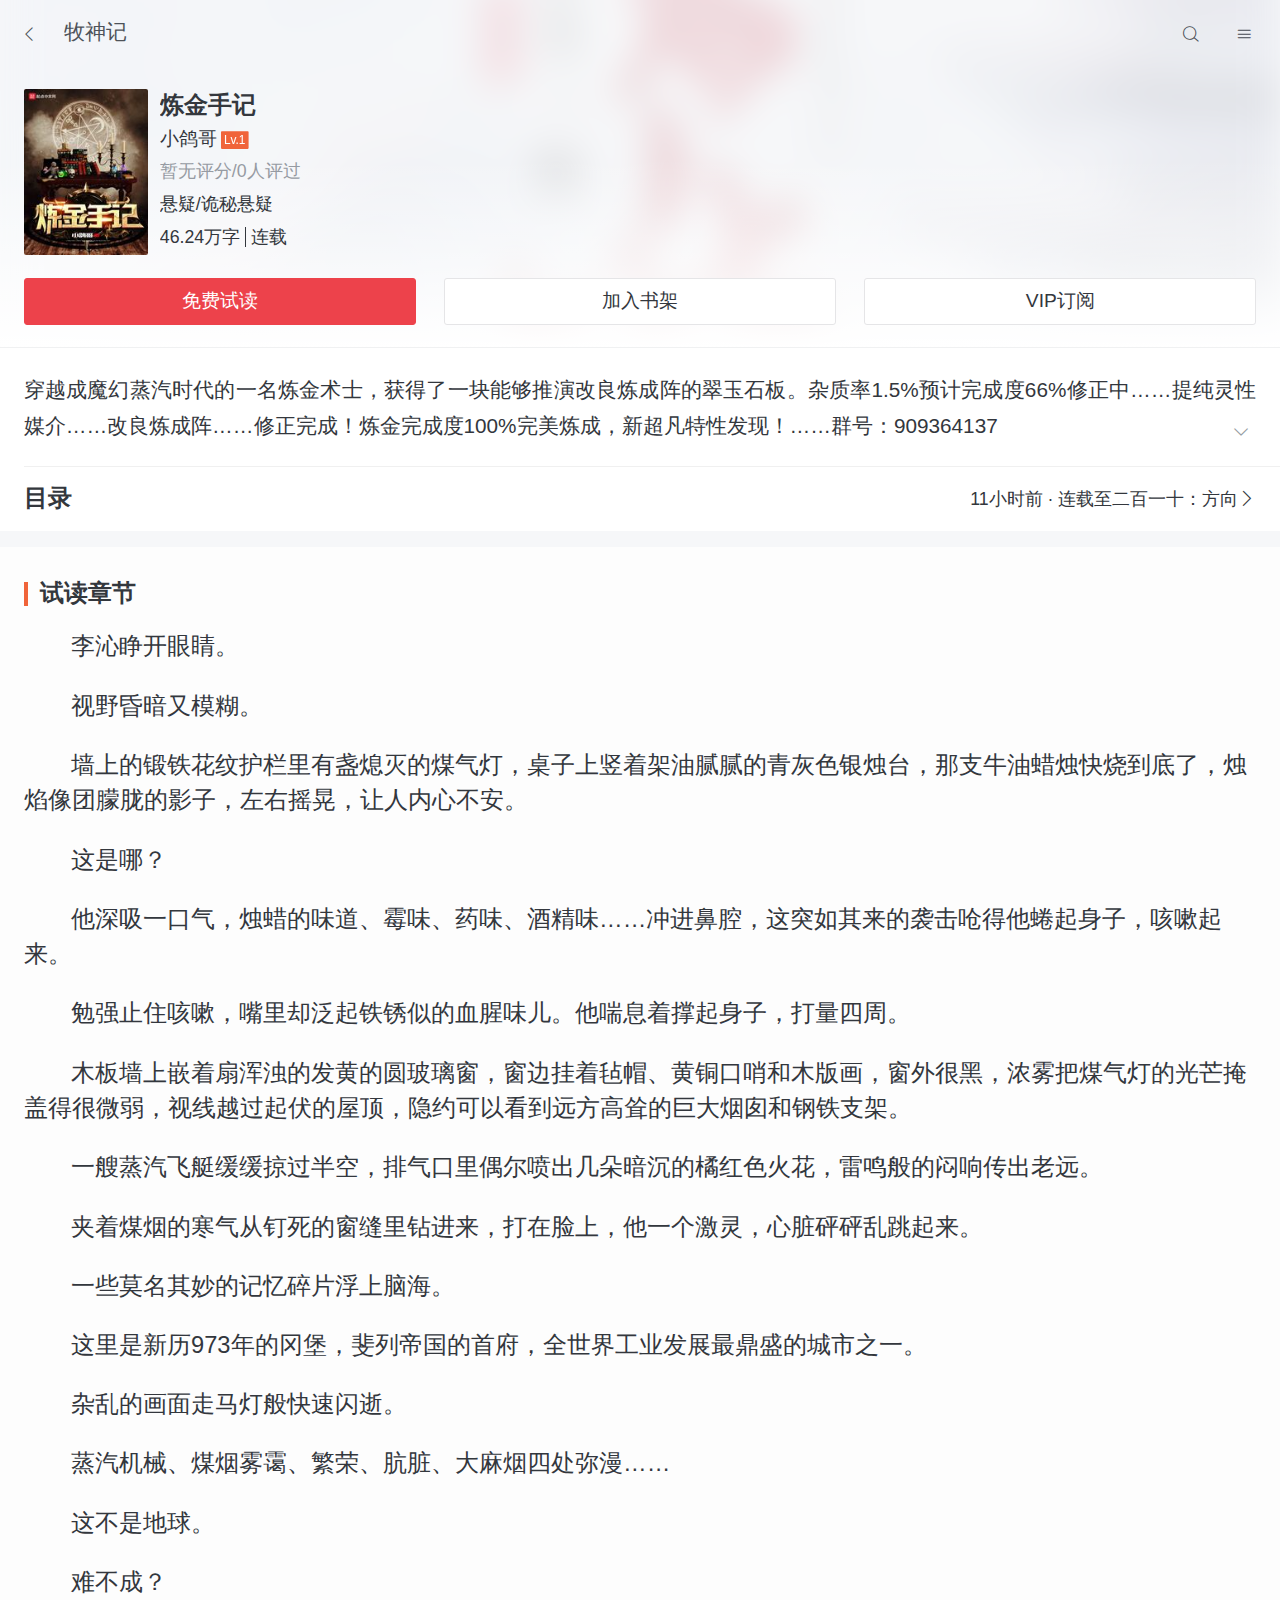
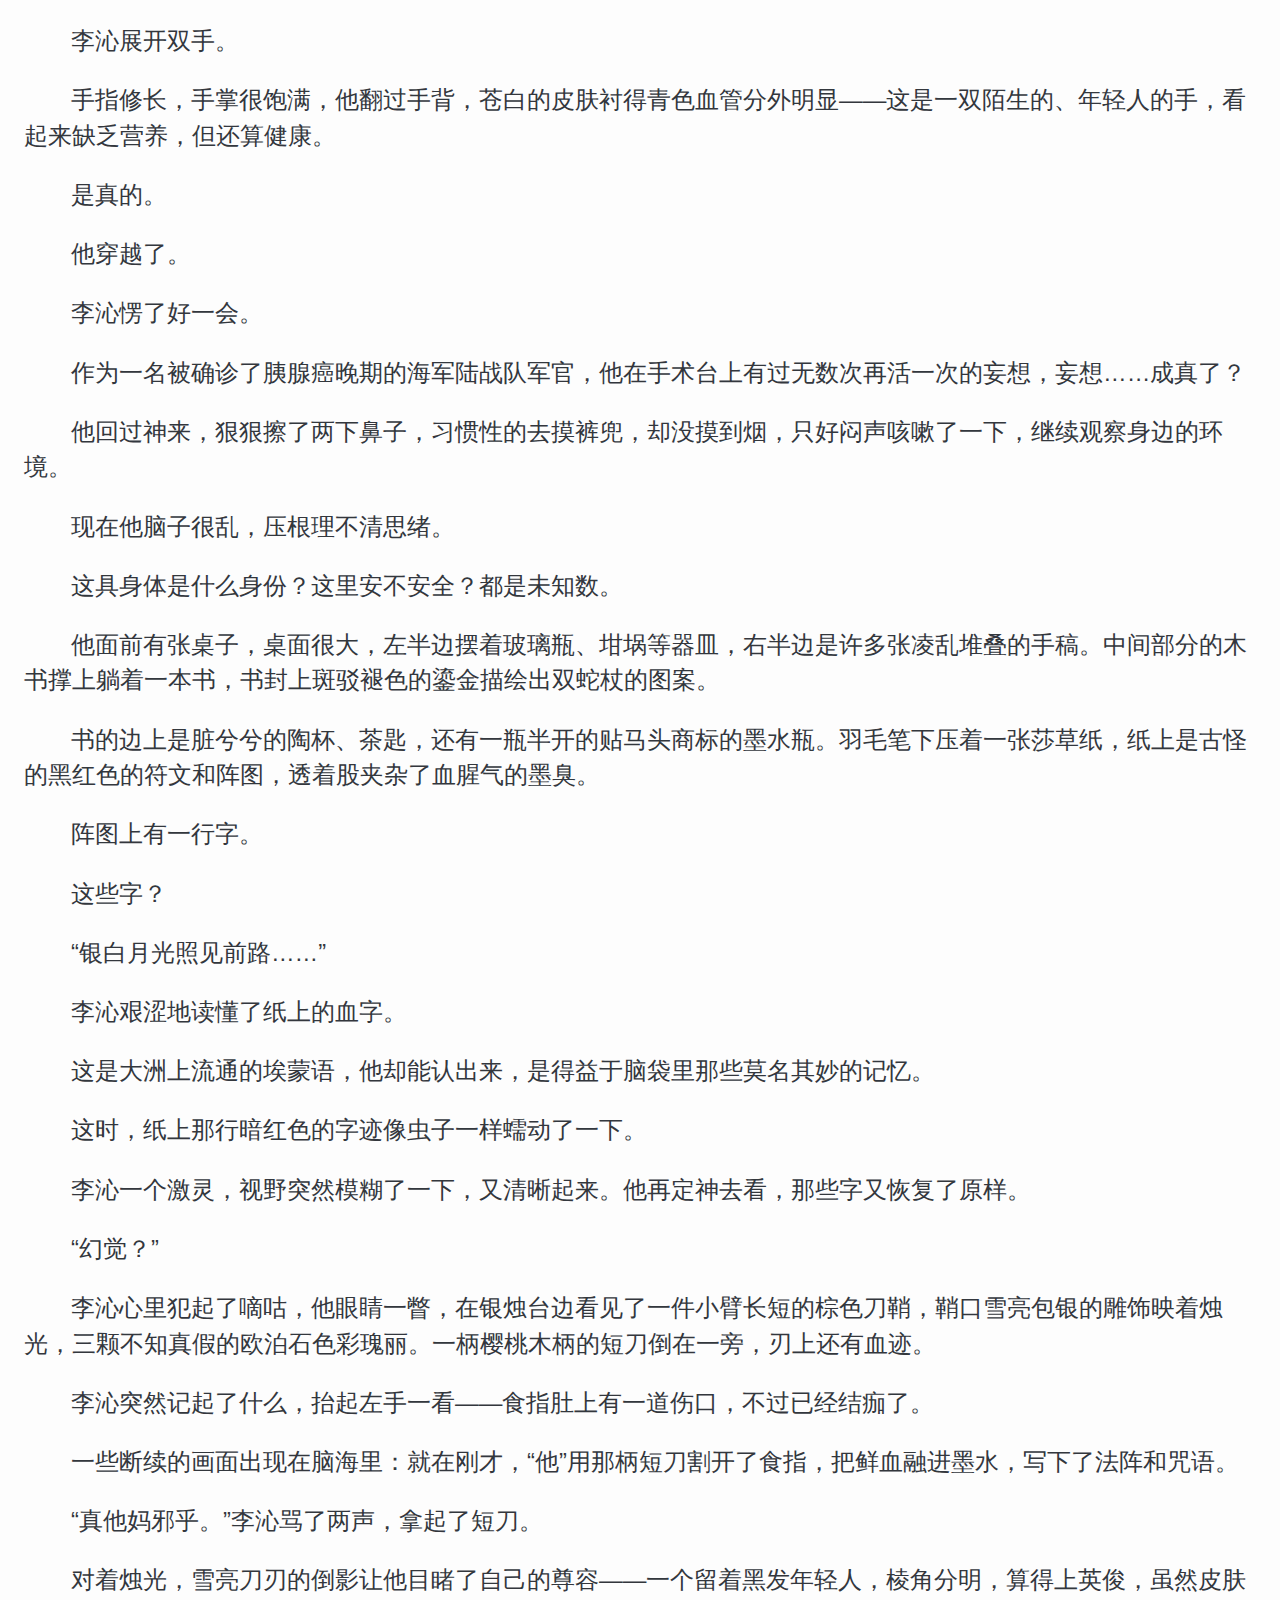
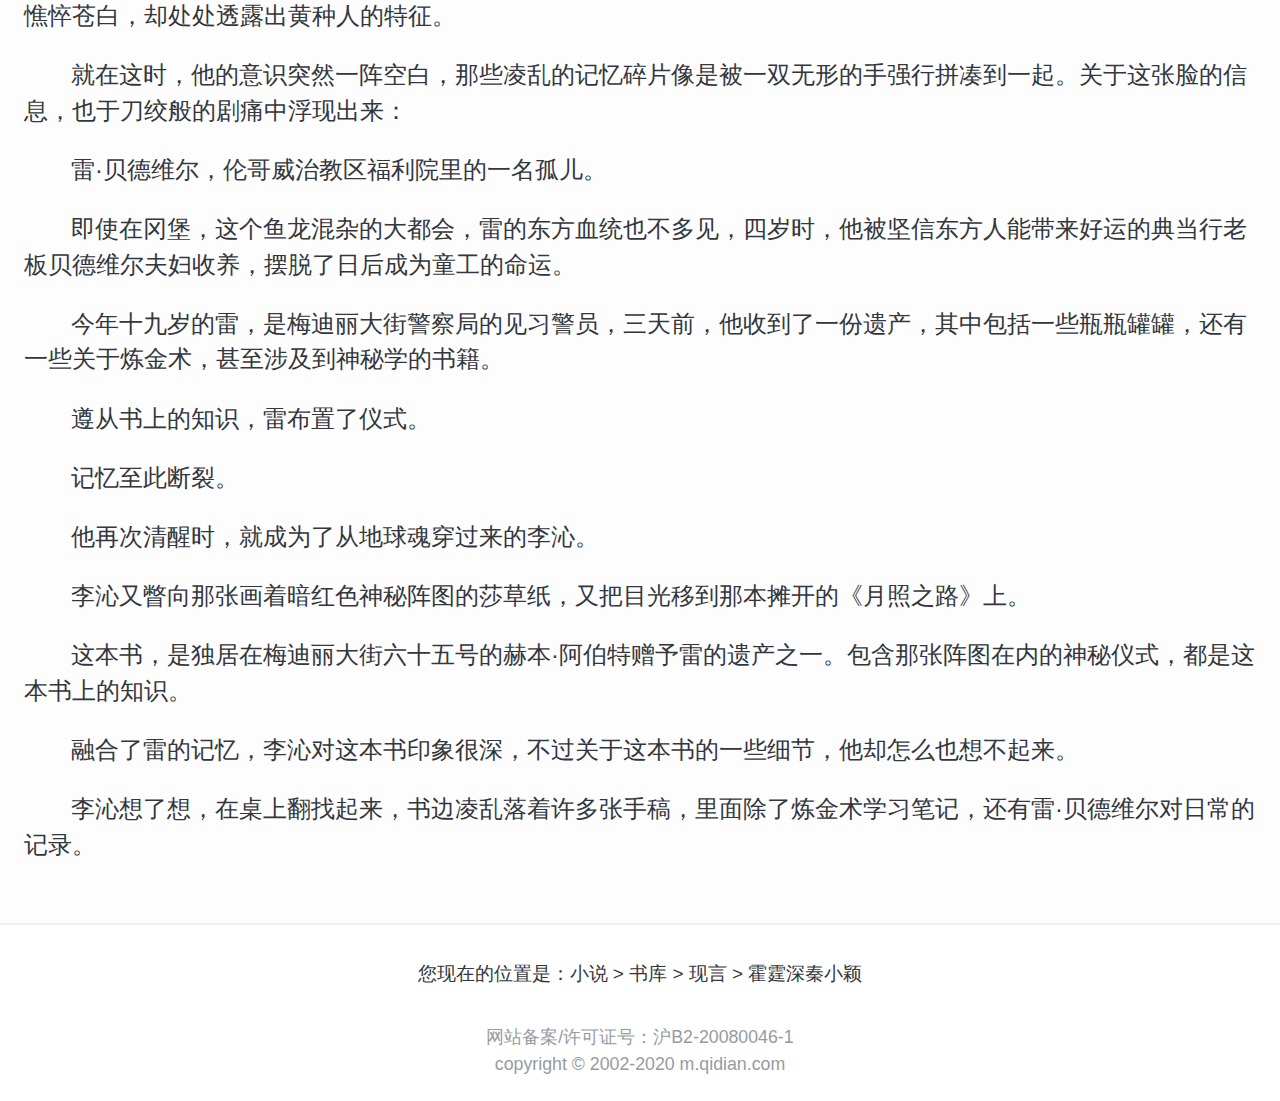
<file: mobile/detail.html>
<!DOCTYPE html>
<html lang="en">
<head>
  <meta charset="UTF-8">
  <meta name="viewport" content="width=device-width, initial-scale=1.0">
  <title>文章详情</title>
  <link rel="stylesheet" href="./css/common.css">
  <link rel="stylesheet" href="./css/font.css">
  <link rel="stylesheet" href="./css/detail.css">
</head>
<body>
  <div class="mn">
    <div class="cont">
      <!-- 头部 -->
      <header class="hd">
        <a class="hdb" href="javascript:history.go(-1)"><i class="ICF ic-left"></i></a>
        <h1 class="hdt">牧神记</h1>
        <a class="hds" href="javascript:;">
          <i class="ICF ic-search"></i>
        </a>
        <a class="hdm" href="javascript:;">
        <i class="ICF ic-menu"></i>
        </a>
      </header>
      <!-- 书籍详情 -->
      <div class="dtw">
        <img src="./images/bk1.jpg" alt="封面背景" class="dtbc">
        <div class="dt">
          <div class="dtt _cf">
            <img class="dtc _fl" src="./images/bk2.jpg" alt="图书封面">
            <div class="dtr">
              <h2 class="tl">炼金手记</h2>
              <a class="autw" href="javascript:;"><span class="aut">小鸽哥</span><span class="lv">Lv.1</span></a>
              <p class="scow"><span class="scob"></span><span class="sco _gray">暂无评分/0人评过</span></p>
              <p class="cato">悬疑/诡秘悬疑</p>
              <p class="statw"><span class="zisu">46.24万字</span><span class="stat">连载</span></p>
            </div>
          </div>
          <div class="dtbw">
            <a href="javascript:;" class="dtb on">免费试读</a>
            <a href="javascript:;" class="dtb">加入书架</a>
            <a href="javascript:;" class="dtb">VIP订阅</a>
          </div>
        </div>
      </div>
      <!-- 摘要 -->
      <p class="sum">
          穿越成魔幻蒸汽时代的一名炼金术士，获得了一块能够推演改良炼成阵的翠玉石板。杂质率1.5%预计完成度66%修正中……提纯灵性媒介……改良炼成阵……修正完成！炼金完成度100%完美炼成，新超凡特性发现！……群号：909364137
          <i class="ICF ic-down"></i>
      </p>
      <!-- 目录 -->
      <a class="cat" href="javascript:;"><b class="tl">目录</b><span class="stat">11小时前&nbsp;&#183;&nbsp;连载至二百一十：方向<i class="ICF ic-right"></i></span></a>

      <!-- 试读 -->
      <div class="sp">
        <h2 class="spt">试读章节</h2>
        <div class="spp">
            <p>李沁睁开眼睛。</p>
            <p>视野昏暗又模糊。</p>
            <p>墙上的锻铁花纹护栏里有盏熄灭的煤气灯，桌子上竖着架油腻腻的青灰色银烛台，那支牛油蜡烛快烧到底了，烛焰像团朦胧的影子，左右摇晃，让人内心不安。</p>
            <p>这是哪？</p>
            <p>他深吸一口气，烛蜡的味道、霉味、药味、酒精味……冲进鼻腔，这突如其来的袭击呛得他蜷起身子，咳嗽起来。</p>
            <p>勉强止住咳嗽，嘴里却泛起铁锈似的血腥味儿。他喘息着撑起身子，打量四周。</p>
            <p>木板墙上嵌着扇浑浊的发黄的圆玻璃窗，窗边挂着毡帽、黄铜口哨和木版画，窗外很黑，浓雾把煤气灯的光芒掩盖得很微弱，视线越过起伏的屋顶，隐约可以看到远方高耸的巨大烟囱和钢铁支架。</p>
            <p>一艘蒸汽飞艇缓缓掠过半空，排气口里偶尔喷出几朵暗沉的橘红色火花，雷鸣般的闷响传出老远。</p>
            <p>夹着煤烟的寒气从钉死的窗缝里钻进来，打在脸上，他一个激灵，心脏砰砰乱跳起来。</p>
            <p>一些莫名其妙的记忆碎片浮上脑海。</p>
            <p>这里是新历973年的冈堡，斐列帝国的首府，全世界工业发展最鼎盛的城市之一。</p>
            <p>杂乱的画面走马灯般快速闪逝。</p>
            <p>蒸汽机械、煤烟雾霭、繁荣、肮脏、大麻烟四处弥漫……</p>
            <p>这不是地球。</p>
            <p>难不成？</p>
            <p>李沁展开双手。</p>
            <p>手指修长，手掌很饱满，他翻过手背，苍白的皮肤衬得青色血管分外明显——这是一双陌生的、年轻人的手，看起来缺乏营养，但还算健康。</p>
            <p>是真的。</p>
            <p>他穿越了。</p>
            <p>李沁愣了好一会。</p>
            <p>作为一名被确诊了胰腺癌晚期的海军陆战队军官，他在手术台上有过无数次再活一次的妄想，妄想……成真了？</p>
            <p>他回过神来，狠狠擦了两下鼻子，习惯性的去摸裤兜，却没摸到烟，只好闷声咳嗽了一下，继续观察身边的环境。</p>
            <p>现在他脑子很乱，压根理不清思绪。</p>
            <p>这具身体是什么身份？这里安不安全？都是未知数。</p>
            <p>他面前有张桌子，桌面很大，左半边摆着玻璃瓶、坩埚等器皿，右半边是许多张凌乱堆叠的手稿。中间部分的木书撑上躺着一本书，书封上斑驳褪色的鎏金描绘出双蛇杖的图案。</p>
            <p>书的边上是脏兮兮的陶杯、茶匙，还有一瓶半开的贴马头商标的墨水瓶。羽毛笔下压着一张莎草纸，纸上是古怪的黑红色的符文和阵图，透着股夹杂了血腥气的墨臭。</p>
            <p>阵图上有一行字。</p>
            <p>这些字？</p>
            <p>“银白月光照见前路……”</p>
            <p>李沁艰涩地读懂了纸上的血字。</p>
            <p>这是大洲上流通的埃蒙语，他却能认出来，是得益于脑袋里那些莫名其妙的记忆。</p>
            <p>这时，纸上那行暗红色的字迹像虫子一样蠕动了一下。</p>
            <p>李沁一个激灵，视野突然模糊了一下，又清晰起来。他再定神去看，那些字又恢复了原样。</p>
            <p>“幻觉？”</p>
            <p>李沁心里犯起了嘀咕，他眼睛一瞥，在银烛台边看见了一件小臂长短的棕色刀鞘，鞘口雪亮包银的雕饰映着烛光，三颗不知真假的欧泊石色彩瑰丽。一柄樱桃木柄的短刀倒在一旁，刃上还有血迹。</p>
            <p>李沁突然记起了什么，抬起左手一看——食指肚上有一道伤口，不过已经结痂了。</p>
            <p>一些断续的画面出现在脑海里：就在刚才，“他”用那柄短刀割开了食指，把鲜血融进墨水，写下了法阵和咒语。</p>
            <p>“真他妈邪乎。”李沁骂了两声，拿起了短刀。</p>
            <p>对着烛光，雪亮刀刃的倒影让他目睹了自己的尊容——一个留着黑发年轻人，棱角分明，算得上英俊，虽然皮肤憔悴苍白，却处处透露出黄种人的特征。</p>
            <p>就在这时，他的意识突然一阵空白，那些凌乱的记忆碎片像是被一双无形的手强行拼凑到一起。关于这张脸的信息，也于刀绞般的剧痛中浮现出来：</p>
            <p>雷·贝德维尔，伦哥威治教区福利院里的一名孤儿。</p>
            <p>即使在冈堡，这个鱼龙混杂的大都会，雷的东方血统也不多见，四岁时，他被坚信东方人能带来好运的典当行老板贝德维尔夫妇收养，摆脱了日后成为童工的命运。</p>
            <p>今年十九岁的雷，是梅迪丽大街警察局的见习警员，三天前，他收到了一份遗产，其中包括一些瓶瓶罐罐，还有一些关于炼金术，甚至涉及到神秘学的书籍。</p>
            <p>遵从书上的知识，雷布置了仪式。</p>
            <p>记忆至此断裂。</p>
            <p>他再次清醒时，就成为了从地球魂穿过来的李沁。</p>
            <p>李沁又瞥向那张画着暗红色神秘阵图的莎草纸，又把目光移到那本摊开的《月照之路》上。</p>
            <p>这本书，是独居在梅迪丽大街六十五号的赫本·阿伯特赠予雷的遗产之一。包含那张阵图在内的神秘仪式，都是这本书上的知识。</p>
            <p>融合了雷的记忆，李沁对这本书印象很深，不过关于这本书的一些细节，他却怎么也想不起来。</p>
            <p>李沁想了想，在桌上翻找起来，书边凌乱落着许多张手稿，里面除了炼金术学习笔记，还有雷·贝德维尔对日常的记录。</p>
        </div>

      </div>
    </div>
  </div>

  <!-- 页脚 -->
  <footer class="ft">
    <p class="poss">您现在的位置是：<a href="javascript:;" class="pos">小说</a>&nbsp;&gt;&nbsp;<a href="javascript:;" class="pos">书库</a>&nbsp;&gt;&nbsp;<a href="javascript:;" class="pos">现言</a>&nbsp;&gt;&nbsp;<a href="javascript:;" class="pos">霍霆深秦小颖</a></p>
    <div class="cp">网站备案/许可证号：<a href="http://beian.miit.gov.cn">沪B2-20080046-1</a><br>copyright © 2002-2020 m.qidian.com</div>
    
  </footer>
</body>
</html>
</file>
<file: mobile/css/font.css>
@font-face {font-family: FZZCYSK;font-style: normal;font-weight: 400;src: url(../font/FZZCYSK.eot);src: url(../font/FZZCYSK2.woff2) format('woff2'),url(../font/FZZCYSK.woff) format('woff');}
.FZZCYSK {display: inline-block;font: normal normal normal 14px/1 FZZCYSK;font-size: inherit;text-rendering: auto;-webkit-font-smoothing: antialiased;-moz-osx-font-smoothing: grayscale;-webkit-text-stroke-width: .1px;}

@font-face {font-family: "ICF";src: url('../font/iconfont.eot?t=1584617391480');/* IE9 */
  src: url('../font/iconfont.eot?t=1584617391480#iefix') format('embedded-opentype'), /* IE6-IE8 */
  url('[data-uri]') format('woff2'),
  url('../font/iconfont.woff?t=1584617391480') format('woff'),
  url('../font/iconfont.ttf?t=1584617391480') format('truetype'), /* chrome, firefox, opera, Safari, Android, iOS 4.2+ */
  url('../font/iconfont.svg?t=1584617391480#ICF') format('svg');/* iOS 4.1- */
}

.ICF {font-family: "ICF" !important;font-size: 16px;font-style: normal;-webkit-font-smoothing: antialiased;-moz-osx-font-smoothing: grayscale;}
.ic-down:before {content: "\e74b";}
.ic-up:before {content: "\e74d";}
.ic-left:before {content: "\e74c";}
.ic-menu:before {content: "\e790";}
.ic-user:before {content: "\e604";}
.ic-search:before {content: "\e72b";}
.ic-right:before {content: "\e74a";}
</file>
<file: mobile/css/common.css>
/* 重置 */
blockquote,body,dd,dl,figure,form,h1,h2,h3,h4,h5,h6,ol,p,ul {margin: 0;}
ol,ul {padding: 0;list-style: none;}
a {text-decoration: none;color: inherit;outline: 0;}
a[href]:active,button:active {background-image: -webkit-linear-gradient(to top,rgba(0,0,0,0.05),rgba(0,0,0,0.05));background-image: linear-gradient(to top,rgba(0,0,0,0.05),rgba(0,0,0,0.05));}
body.iphone a[href]:active,body.iphone button:active {background-image: none;}
em {font-style: normal;}
h1,h2,h3,h4,h5,h6,input,select,textarea {font-size: 100%;}
input,select,textarea {font-family: inherit;box-sizing: border-box;}
img {display: inline-block;}
p {word-break: break-all;}
main {display: block;}

/* 初始化 */
html {font-size: 16px;}
@media screen and (min-width: 375px){html {font-size: calc(100% + 2 * (100vw - 375px)/ 39);font-size: calc(16px + 2 * (100vw - 375px)/ 39);}}
@media screen and (min-width: 414px){html {font-size: calc(112.5% + 4 * (100vw - 414px)/ 586);font-size: calc(18px + 4 * (100vw - 414px)/ 586);}}
@media screen and (min-width: 600px){html {font-size: calc(125% + 4 * (100vw - 600px)/ 400);font-size: calc(20px + 4 * (100vw - 600px)/ 400);}}
@media screen and (min-width: 1000px){html {font-size: calc(137.5% + 6 * (100vw - 1000px)/ 1000);font-size: calc(22px + 6 * (100vw - 1000px)/ 1000);}}
body {font-family: sans-serif;line-height: 1.5;-webkit-user-select: none;color: #33373d;fill: currentColor;-webkit-tap-highlight-color: transparent;-webkit-text-size-adjust: none;-webkit-touch-callout: none;}

/* 复用 */
._fl{float: left;}
._fr{float: right;}
._cf::after{content: "";height: 0;visibility: hidden;display: block;clear: both;}

._gray{color: #969ba3;}
._red{ color: #ed424b;}
._blue{ color: #4284ed;}
</file>
<file: mobile/css/main.css>
.mn {min-height: 500px;min-height: calc(100vh - 8.75rem);background-color: #fff;box-shadow: 0 200px #fff;}
.cont {padding-bottom: 0.1px;background-color: #f6f7f9;}

.hd{height: 2.75rem;padding-top: 0.6875rem;padding-bottom: 0.625rem;box-sizing: border-box;}
.logo{display: block;font-size: 1rem;width: 5.625rem;height: 1.125rem;margin: 0 1rem;color: transparent;background: url(../images/logo.svg) no-repeat center;background-size: 100%;}
.sldw{margin: 0 0.75rem;overflow: hidden;position: relative;}
.sldf{width:100%;visibility: hidden;z-index: -5;}
.sldu{position: absolute;top: 0;bottom: 0;left: 0;width: 5000px;font-size: 0;}
.sldl{display: inline-block;height: 100%;}
.sldi{height: 100%;}
.sldcs{width: 2.5rem;position: absolute;left: 50%;bottom: 0.375rem;transform: translateX(-50%);z-index: 10;}
.sldc{display: block;width: 0.3125rem;height: 0.3125rem;margin-left: 0.3125rem;background-color: #fff;border-radius: 50%;-webkit-transition: background-color 0.15s;transition: background-color 0.15s;}
.sldc.on{background-color: #ed424b;}
.sea{display: block;margin: 0.375rem 0.75rem;text-align: center;font-size: .8125rem;line-height: 2rem;color: #969ba3;border-radius: .25rem;background-color: #fff;}
.cat{display: box;display: -webkit-box;display: flex;margin: .375rem 0;padding: .75em .625rem;background-color: #fff;justify-content: space-between;-webkit-box-pack: justify;box-pack: justify;}
.cata{font-size: .75rem;position: relative;display: inline-block;width: 3.5rem;height: 3.625rem;text-align: center;}
.cati{position: absolute;right: 0;bottom: 1.625rem;left: 0;margin: auto;background-image: url(../images/sprite.png);}
.catc{background-position: -63px -28px;width: 24px;height: 24px;}
.catr{background-position: 0 0;width: 27px;height: 26px;}
.catf{background-position: 0 -30px;width: 26px;height: 26px;}
.catd{background-position: 0 -60px;width: 20px;height: 27px;}
.catb{background-position: -30px -30px;width: 26px;height: 26px;}
@media (-webkit-min-device-pixel-ratio: 2), (min-resolution: 192dpi){.cati{background-image: url(../images/sprite@2x.png);background-size: 87px 87px;}
}
.catt{position: absolute;right: 0;bottom: 0.1875rem;left: 0;}

._md{margin: 0.75rem 0;background-color: #fff;}
._mdh{height: 1.75rem;padding: 0 1rem;border-top: 1rem solid transparent;}
._mdt::before {display: inline-block;box-sizing: border-box;width: 0.625rem;height: 1em;content: '';vertical-align: -0.22ex;color: transparent;border-left: 2px solid #ed424b;}
._mdt{font-family: FZZCYSK;font-weight: 400;display: inline;color: #33373d;}
._mdd{font-size: 0.8125rem;margin-left: 0.5rem;color: #969ba3;}
._mdu{position: relative;overflow-x: auto;overflow-y: hidden;min-height: 10.75rem;padding-left: .5rem;white-space: nowrap;}
._mdl{display: inline-block;vertical-align: top;white-space: normal;}
._mda{display: block;width: 4.125rem;padding: 0.75rem 0.5rem 0.5rem;}
._mdi{display: block;width: inherit;height: 5.5rem;box-shadow: 0 1px 3px rgba(0,0,0,.3);}
._mdc{font-size: 0.8125rem;line-height: 1.25;overflow: hidden;max-height: 2.125rem;margin: 0.5rem 0 0.125rem;}
._mdau{font-size: 0.75rem;overflow: hidden;white-space: nowrap;text-overflow: ellipsis;color: #969ba3;}
._mdm{font-size: .875rem;line-height: 1.5rem;white-space: nowrap;color: #969ba3;margin-right: -0.2rem;}
._mdh .ic-right{font-size: 1rem;margin-right: -0.25rem;margin-left: 0.1rem;position: relative;top: 1px;}

._mdbs{margin: .4375rem 1rem;display: box;display: -webkit-flex;display: flex;}
._mdb{flex: 1;font-size: .8125rem;line-height: 1.6875rem;display: block;padding: 0 .5rem;text-align: center;color: #ed424b;border: 1px solid #ed424b;border-right: none;}
._mdb:last-child{border-right: 1px solid #ed424b;border-top-right-radius: 4px;border-bottom-right-radius: 4px;}
._mdb:first-child{border-top-left-radius: 4px;border-bottom-left-radius: 4px;}
._mdb.on{color: #fff;background-color: #ed424b;}

._mdvb::after{display: block;margin-top: -1px;margin-left: 1rem;content: '';-webkit-transition: margin-left .15s;transition: margin-left .15s;border-bottom: 1px solid #f0f1f2;}
._mdvb:last-child::after {display: none;}
._mdva{position: relative;display: block;overflow: hidden;padding: 1rem;-webkit-transition: padding-left .15s;transition: padding-left .15s;}
._mdvc{display: block;font-size: 0;width: 4.125rem;height: 5.5rem;margin-right: .5rem;box-shadow: 0 1px 3px rgba(0,0,0,.3);}
._mdvd{overflow: hidden;}
._mdvt{line-height: 1.4;overflow: hidden;white-space: nowrap;text-overflow: ellipsis;}
._mdvi{line-height: 1.1875rem;height: 2.25rem;display: -webkit-box;-webkit-box-orient: vertical;-webkit-line-clamp: 2;font-size: 0.875rem;line-height: 1.125rem;overflow: hidden;margin: 0.375rem 0;color: #969ba3;}
._mdvm{position: relative;}
._mdvma{font-size: 0.8125rem;display: block;overflow: hidden;max-width: 10em;max-width: calc(100vw - 2rem - (176rem / 16));white-space: nowrap;text-overflow: ellipsis;color: #969ba3;}
._mdvm .ICF{font-size: 0.8214rem;margin-right: .1875rem;}
._mdvtg{position: absolute;right: 0;top: 0.150675rem;}
._tg{font-size: 1.25rem;line-height: 1.5;display: inline-block;margin: 0 .15em;padding: 0 .25em;vertical-align: bottom;color: #969ba3;position: relative;}
._shr2{transform-origin: right top;transform: scale(0.5);}
._tg::before {position: absolute;z-index: -1;top: -1px;right: 0;bottom: 1px;left: 0;content: '';opacity: .5;border: 1px solid;border-radius: .11111em;}
.lks{display: box;display: -webkit-box;display: flex;justify-content: space-between;-webkit-box-pack: justify;box-pack: justify;padding: .5625rem 1.1875rem 0;border-top: 1px solid #f0f1f2;font-size: .875rem;color: #969ba3;text-align: center;}
.lk{box-flex: 1;flex: 1;display: block;padding: .5rem 0;-webkit-box-flex: 1;}
.lk.on{color: #33373d;}
.cp{font-size: .75rem;font-weight: 300;padding-top: .25rem;padding-bottom: 1rem;text-align: center;color: #969ba3;}
</file>
<file: pc/css/font.css>
@font-face {font-family: "ICF";src: url('../font/iconfont.eot?t=1584603544793');/* IE9 */
  src: url('../font/iconfont.eot?t=1584603544793#iefix') format('embedded-opentype'), /* IE6-IE8 */
  url('[data-uri]') format('woff2'),
  url('../font/iconfont.woff?t=1584603544793') format('woff'),
  url('../font/iconfont.ttf?t=1584603544793') format('truetype'), /* chrome, firefox, opera, Safari, Android, iOS 4.2+ */
  url('../font/iconfont.svg?t=1584603544793#ICF') format('svg');/* iOS 4.1- */
}

.ICF {font-family: "ICF" !important;font-size: 16px;font-style: normal;-webkit-font-smoothing: antialiased;-moz-osx-font-smoothing: grayscale;}
.ic-user:before {content: "\e62f";}
.ic-left:before {content: "\e61d";}
.ic-right:before {content: "\e62e";}
</file>
<file: pc/css/main.css>
html, body, div, span, applet, object, iframe,h1, h2, h3, h4, h5, h6, p, blockquote, pre,a, abbr, acronym, address, big, cite, code,del, dfn, em, img, ins, kbd, q, s, samp,small, strike, strong, sub, sup, tt, var,b, u, i, center,dl, dt, dd, ol, ul, li,fieldset, form, label, legend,table, caption, tbody, tfoot, thead, tr, th, td,article, aside, canvas, details, embed, 
figure, figcaption, footer, header, hgroup, 
menu, nav, output, ruby, section, summary,time, mark, audio, video {margin: 0;padding: 0;border: 0;font-size: 100%;font: inherit;vertical-align: baseline;}
article, aside, details, figcaption, figure, 
footer, header, hgroup, menu, nav, section {display: block;}ol, ul {list-style: none;}blockquote, q {quotes: none;}blockquote:before, blockquote:after,q:before, q:after {content: '';content: none;}table {border-collapse: collapse;border-spacing: 0;}html {font-size: 10px;}body {font-size: 1.4rem;line-height: 1;color: #666;}html,body,input,button {margin: 0;padding: 0;}input,button {outline: none;}a:link,a:visited,a:hover,a:active {color: #666;text-decoration: none;}
.mc {width: 1170px;margin: auto;}
.cent {text-align: center;}
._fl {float: left;}
._fr {float: right;}
._cl:after {display: block;clear: both;content: "";visibility: hidden;height: 0;}
._cl {zoom: 1;}
._h2{font-weight: bold;font-size: 1.6rem;margin: 0 0 12px 0;color: #222;}
._spl{display: block;height: 0;border-bottom: 1.5px solid #939393;}
._elps{overflow: hidden;white-space: nowrap;text-overflow: ellipsis;}
._sz16{font-size: 1.6rem;}
._sz18{font-size: 1.8rem;}
._sz20{font-size: 2.0rem;}
._sz28{font-size: 2.8rem;}
.head {margin: 14px auto 22px;height: 56px;}
.head > .tl {float: left;margin-top: 2px;font-size: 5.2rem;font-weight: bold;color: #f0425b;}
.sea-w {width: 520px;margin: auto;height: 54px;overflow: hidden;}
.sea-w .in {height: 36px;width: 460px;padding: 10px;box-sizing: border-box;display: inline-block;vertical-align: top;border: 2px solid #f0425b;border-right: none;font-size: 1.4rem;}
.sea-w .cf {height: 36px;width: 60px;display: inline-block;vertical-align: top;border: none;background-color: #f0425b;cursor: pointer;color: #fff;}
.hot-w {height: 14px;margin-top: 4px;font-size: 1.4rem;line-height: 1;}
.hot-w .lk {padding-left: 4px;color: #f0425b;}
.nav {height: 40px;background-color: #f0425b;}
.nav .lks {width: 1170px;height: 100%;margin: auto;}
.nav .lk {display: inline-block;height: 100%;margin-right: 10px;line-height: 40px;font-size: 1.9rem;color: #fff;}

.top {margin-top: 6px;height: 405px;}
.top .cats,.top .auths {width: 210px;height: 405px;box-sizing: border-box;border: 1px solid #eee;}
.cat {height: 57.5px;width: 104px;float: left;}
.cat a {display: block;width: 100%;height: 100%;position: relative;}
.cat:nth-child(4n + 1),.cat:nth-child(4n + 2) {background-color: #faf6f3;}
.cat .ICF,.cat .name,.cat .num {position: absolute;font-size: 1.4rem;}
.cat .ICF {left: 15px;top: 18px;font-size: 1.8rem;}
.cat .name {left: 47px;top: 12px;}
.cat .num {left: 47px;bottom: 12px;}
.auths{padding: 0 7px;}
._li{font-size: 0px;height: 30px;}
.auths ._li{font-size: 1.4rem;line-height: 30px;}
._li::after{display: block;content: "";height: 0;border-bottom: 1px solid #eee;}
._li:last-child::after{display: none;}
.top .slide {width: 750px;height: 100%;padding: 4px 11px;box-sizing: border-box;margin: auto;}
.top .slide a {display: block;}
.top .slide img {width: 100%;height: 100%;}
.rcm{margin-top: 34px;}
.week{width: 210px;}
._li ._it{display: inline-block;vertical-align: top;height: 30px;font-size: 1.4rem;line-height: 30px;}
._li ._it:first-child{text-align: center;}
._li ._it:last-child{text-align: right;}
.tbk .auth,._li ._tag{color: #b6b6b6;}
._li ._it._tag{width: 54px;text-align: center;}
.tbk .auth{width: 54px;overflow: hidden;white-space: nowrap;text-overflow: ellipsis;}
.tbk .tl{width: 102px;overflow: hidden;white-space: nowrap;text-overflow: ellipsis;}
._tag{position: relative;}
._tag::before{border-left: 1.5px solid #b6b6b6;border-top: 1.5px solid #b6b6b6;display: block;height: 1rem;width: 0.5rem;position: absolute;left: 6px;top: 8px;content: '';}
._tag::after{border-right: 1.5px solid #b6b6b6;border-bottom: 1.5px solid #b6b6b6;display: block;height: 1rem;width: 0.5rem;position: absolute;right: 6px;bottom: 8px;content: '';}
.edt{width: 694px;margin: auto;}
.edt .sld1w{height: 174px;
}
.edt .sld1{width: 300px;height: 174px;position: relative;}
.pic1w {width: 270px;height: 124px;margin: 28px 15px 22px 15px;overflow: hidden;}
.pic1{width: 92px;height: 122px;position: absolute;left: 50%;top: 50%;margin-left: -46px;margin-top: -61px;}
.pic1i{width: 100%;height: 100%;}
.tol, .tor{position: absolute;top: 50%;cursor: pointer;padding: 1px 1px 0 0;border-radius: 50%;}
.tol:hover,.tor:hover{color: #fff;background-color: #f0425b;}
.tol{left: 7px;transform: translate(-50%, -50%);}
.tor{padding: 1px 0 0 1px;transform: translate(50%, -50%);right: 7px;}
.ctrls{position: absolute;left: 50%;bottom : 4px;transform: translateX(-50%);}
.ctrl1{display: block;margin-left: 4px;border: 1px solid transparent;width: 4px;height: 4px;border-radius: 3px;background-color: #eee;cursor: pointer;}
.ctrl1.on{background-color: transparent;border-color: #f0425b;}
.edt .info{margin-left: 320px;}
.edt .info ._h2{padding-top: 38px;}
.edt .sum{margin: 11px 0 18px;height: 44px;line-height: 22px;overflow: hidden;text-overflow: ellipsis;}
.edt .dtl{width: 100px;height: 32px;line-height: 32px;border:none;border-radius: 16px;background-color: #f0425b;color: #fff;font-weight: bold;text-align: center;cursor: pointer;}
.ebk{width: 228px;box-sizing: border-box;border-top: 1px solid #eee;margin-top: 18px;padding: 0 6px;}
.ebk ._h2{margin-top: 18px;margin-bottom: 5px;font-weight: bold;}
.ebk .flw{color: #f0425b;}
.ebk .cou{font-weight: bold;font-size: 1.6rem;padding-right: 2px;}
.ebk .sum{margin-bottom: 0;margin-top: 5px;}
.rks{margin-top: 30px;}
.rk{width: 210px;margin-left: 30px;}
.rk:first-child{margin-left: 0;}
.rbk .num{width: 1.6rem;height: 1.6rem;margin: 7px 11px 7px 0;line-height: 1.6rem;}
._li:first-child .num{background-color: #f0425b;color: #fff;}
._li:nth-child(2) .num{background-color: #e4762b;color: #fff;}
._li:nth-child(3) .num{background-color: #cacf2a;color: #fff;}
.rbk .tl{width: 153px;overflow: hidden;white-space: nowrap;text-overflow: ellipsis;}
.rbk .cou{width: 30px;color: #b6b6b6;overflow: hidden;}
.dtlw{font-size: 1.4rem;height: 84px;padding: 14px 0;}
.dtlw .cov{width: 72px;height: 84px;}
.dtl{margin-right: 72px;}
.dtl .num{background-color: #eee;color: #b6b6b6;margin: 0;width: 45px;height: 18px;font-size: 1.1rem;text-align: center;font-weight: bold;line-height: 18px;}
.dtl .no1{color: #fff;background-color: #f0425b;}
.dtl p,.dtl .tl{margin-top: 7px;}
.dtl .tl{font-size: 1.5rem;font-weight: bolder;}
.dtl .flw,.dtl .cou{color: #f0425b;}
.dtl .cou{font-weight: bold;font-size: 1.6rem;padding-right: 2px;}
.dtl .inf{color: #b6b6b6;}
.newrw{margin-top: 30px;}
.newr{width: 920px;}
.nbks{margin-left: 960px;}
.newr{height: 382px;}
.newr ._h2{font-size: 24px;margin-bottom: 4px;}
.newr .big{width: 188px;padding: 0 11px;height: 382px;background-color: #eee;position: relative;}
.sld2{height: 110px;margin-top: 30px;background-color: #aaa;position: relative;}
.sld2i{width: 80px;height: 108px;position: absolute;left: 50%;top: 50%;margin-left: -40px;margin-top: -54px;}
.pic2{width: 100%;height: 100%;}
.one{animation: rotate_1 30s linear 0.5s infinite;}
.two{animation: rotate_2 30s linear 0.5s infinite;}
.thr{animation: rotate_3 30s linear 0.5s infinite;}@keyframes rotate_1 {0% {transform:  translateX(0px) scale(1);z-index: 3;}7.5% {transform:  translateX(60px) scale(0.85);z-index: 2
  }10%{transform:  translateX(40px) scale(0.8);z-index: 1;}33.33%{transform:  translateX(40px) scale(0.8);z-index: 1;}43.33%{transform:  translateX(-40px) scale(0.8);z-index: 1;}66.66%{transform:  translateX(-40px) scale(0.8);z-index: 1;}69.16%{transform:  translateX(-60px) scale(0.85);z-index: 3;}76.66%{transform:  translateX(0px) scale(1);z-index: 3;}100% {transform:  translateX(0px) scale(1);z-index: 3;}}@keyframes rotate_2 {0% {transform:  translateX(-40px) scale(0.8);z-index: 1;}2.5%{transform:  translateX(-60px) scale(0.85);z-index: 3;}10%{transform:  translateX(0px) scale(1);z-index: 3;}33.33% {transform:  translateX(0px) scale(1);z-index: 3;}40.83% {transform:  translateX(60px) scale(0.85);z-index: 2
  }43.33%{transform:  translateX(40px) scale(0.8);z-index: 1;}66.66%{transform:  translateX(40px) scale(0.8);z-index: 1;}76.66%{transform:  translateX(-40px) scale(0.8);z-index: 1;}100% {transform:  translateX(-40px) scale(0.8);z-index: 1;}}@keyframes rotate_3 {0%{transform:  translateX(40px) scale(0.8);z-index: 1;}10%{transform:  translateX(-40px) scale(0.8);z-index: 1;}33.33% {transform:  translateX(-40px) scale(0.8);z-index: 1;}35.83%{transform:  translateX(-60px) scale(0.85);z-index: 3;}43.33%{transform:  translateX(0px) scale(1);z-index: 3;}66.66% {transform:  translateX(0px) scale(1);z-index: 3;}73.16% {transform:  translateX(60px) scale(0.85);z-index: 2
  }76.66%{transform:  translateX(40px) scale(0.8);z-index: 2
  }100%{transform:  translateX(40px) scale(0.8);z-index: 1;}}
.newr .big .h3{margin-top: 18px;font-size: 2rem;font-weight: bold;}
.newr .big .auth{margin-top: 15px;color: #f0425b;}
.newr .flw{margin-top: 8px;}
.newr .cou{font-weight: bold;font-size: 1.6rem;margin-right: 2px;}
.newr .big .inf{margin-top: 16px;text-align: left;line-height: 1.4;overflow: hidden;max-height: 78px;text-overflow: ellipsis;}
.newr .to{position: absolute;bottom: 18px;left: 50%;transform: translateX(-50%);margin-top: 32px;width: 100px;height:30px;color: #fff;background-color: #f0425b;border-radius: 15px;outline: none;border: none;cursor: pointer;}
.nrl{margin-left: 210px;;width: 710px;}
.newr ._it{width: 325px;height: 95px;padding: 16px 0 16px 30px;border-top: 1px solid #eee;}
.newr ._it:first-child,.newr ._it:nth-child(2){border-top: none;}
.newr ._li:nth-child(odd){margin-right: 30px;}
.newr .cov{width: 75px;height: 95px;}
.newr .infs{margin-left: 75px;padding-left: 10px;}
.newr .infs .sum{line-height: 1.4;margin: 12px 0 8px 0;height: 40px;overflow: hidden;}
.newr .nrl .h3{font-size: 1.6rem;color: #666;font-weight: bold;}
.newr .nrl .ICF{margin-top: 2px;color: #b6b6b6;}
.newr .nrl .auth{margin-top: 3px;margin-left: 6px;color: #b6b6b6;}
.newr .nrl .zisu{border: 1px solid #f0425b;color: #f0425b;padding: 2px 4px;}


.newuw{margin-top: 30px;}
.newu{width: 920px;}
.npe{margin-left: 960px;}
.newu ._h2{font-size: 2.4rem;margin-bottom: 4px;}
.newu .big{width: 188px;height: 384px;padding: 0 11px;margin-right: 30px;background-color: #f9f6f1;text-align: right;}
.newu .bk{height: 156px;padding: 20px 0 15px;}
.newu .bk:first-child{border-bottom: 2px solid #eee;}
.newu .big .cov{width: 75px;height: 105px;}
.newu .big .tl{display: block;font-size: 1.6rem;padding-top: 26px;}
.newu .big .zisu{margin-top: 10px;color: #f0425b;}
.newu .big .auth{margin-top: 10px;}
.newu .big .bkb{height: 40px;margin: 6px 0 5px;line-height: 1.4;overflow: hidden;text-align: left;color: #b6b6b6;}
.newu .up{width: 325px;margin: 0 10px;}
.newu .up:first-of-type{margin-left: 0;}
.newu ._li .tl{max-width: 239px;margin-left: 32px;text-align: left;white-space: nowrap;overflow: hidden;text-overflow: ellipsis;}


.lks{margin-top: 27px;}
.nvl{width: 930px;}
.side{width: 210px;margin-left: 960px;}


.nav1{color: #252525;margin-top: 18px;margin-left: 22px;}
.sum1w{margin-top: 27px;margin-left: 22px;position: relative;}
.cov1{width: 156px;height: 208px;position: absolute;left: 0;top: 50%;transform: translateY(-50%);}
.rds{width: 125px;position: absolute;right: 0;top: 50%;transform: translateY(-50%);}
.rd{width: 131px;height: 39px;margin-bottom: 5px;display: block;position: relative;right: -12px;cursor: pointer;border: 2px solid #f0425b;color: #f0425b;font-weight: bold;background-color: transparent;text-align: center;line-height: 39px;border-radius: 5px;}
.rd:last-child{margin-bottom: 0;}
.rd.on{color: #fff;background-color: #f0425b;}
.sum1{padding: 14px 127px 14px 177px;}
.prs{margin-top: 22px;}
.prs > span{margin-right: 20px;}
.tgs{margin-top: 16px;}
.tg{height: 23px;padding: 0 10px;margin-right: 12px;line-height: 23px;border: 1px solid #c9c9c9;border-radius: 11px;;color: #586390;}
.abs{margin-top: 36px;}
.stat{margin-top: 27px;color: #b6b6b6;}
.stat span{margin-right: 33px;}
.num1{color: #222;margin-right: 2px;font-weight: bold;}
.tmw{margin-top: 2px;}
.inf1{margin-top: 54px;}
.bar{background-color: #f5f5f5;}
.ctrl{height:44px;width: 218px;border:none;border-top: 1px solid transparent;background-color: transparent;color: #222;font-weight: bold;cursor: pointer;margin-bottom: 0;}
.ctrl.on{color: #f0425b;background-color: #fff;border-top-color: #f0425b;}
.abs1{text-indent: 2em;line-height: 1.4;margin-top: 23px;}
.freew{margin-left: 22px;}
.free{margin-top: 20px;font-weight: bold;}
.free .txt{width: 80px;}
.free ._spl{width: 820px;position: relative;top: 9px;border-color: #f5f5f5;}
.praw{margin-top: 18px;line-height: 2;}
.praw > p{text-indent: 2em;}
.relw{margin-top: 32px;}
.relh{width: 114px;padding-bottom: 14px;margin-bottom: 0;color: #f0425b;font-weight: bold;position: relative;}
.relh::after{position: absolute;content: "";height: 0;bottom: -1.5px;left: 0;right: 0;border-bottom: 1.5px solid #f0425b;z-index: 5;}
.relw ._spl{border-color: #f5f5f5;}
.rels{margin: 22px 0 22px 22px;}
.rel{width: 117px;margin: 0 6px;}
.cov2{width: 117px;height: 155px;}
.relt{text-align: center;margin-top: 18px;font-weight: bold;}

.tdpw {padding: 54px 0;text-align: center;}
.tip{color: #222;}
.tdp{width: 160px;height: 150px;display: block;margin: 20px auto 0 auto;}
.side .rk{margin-top: 14px;margin-left: 0;}
.foot {padding: 50px 0 22px;color: #cbcbcb;}
.foot p {margin: 14px auto;}
</file>
<file: mobile/css/detail.css>
.mn {min-height: 500px;min-height: calc(100vh - 8.75rem);background-color: #fff;box-shadow: 0 200px #fff;}

.cont {padding-bottom: 0.1px;background-color: #f6f7f9;}

.hd{position: relative;box-sizing: border-box;height: 2.75rem;padding-top: 0.6875rem;padding-bottom: 0.625rem;}
.hdb{position: absolute;top: 0;bottom: 0;padding: .625rem .8125rem .625rem .875rem;}
.hdb{left: 0;}
.hdb.on{background-image: linear-gradient(to top,rgba(0,0,0,.05),rgba(0,0,0,.05));}
.hdt{position: absolute;left: 2.6875rem;font-size: .875rem;font-weight: 400;line-height: 1.375rem;overflow: hidden;max-width: 60%;white-space: nowrap;text-overflow: ellipsis;}
.hds, .hdm{position: absolute;top: 0.25rem;width: 2.25rem;height: 2.25rem;line-height: 2.25rem;display: block;text-align: center;}
.hdm{right: 0.375rem;}
.hds{right: 2.625rem;}

.dtw{margin-top: -2.75rem;position: relative;overflow: hidden;}
.dtbc{position: absolute;top: -13.2rem;top: calc(50% - 87.5vw);width: 100%;height: 175vw;opacity: 0.02;opacity: calc(0.1 + 0.05);-webkit-filter: blur(calc(17px + 1px));filter: blur(calc(17px + 1px));}

.dt{padding-top: 2.75rem;background: linear-gradient(to top,#fff,rgba(255,255,255,0) 8rem) no-repeat center bottom;position: relative;}
.dtt{position: relative;display: block;overflow: hidden;padding: 1rem;transition: padding-left 0.15s;}
.dtc{width: 5.25rem;height: 7rem;border-radius: 2px;font-size: 0;margin-right: .5rem;}
.dtr{overflow: hidden;line-height: 1.4rem;}
.dt .tl{line-height: 1.4;overflow: hidden;white-space: nowrap;text-overflow: ellipsis;}
.dt .autw{display: block;font-size: .8125rem;position: relative;}
.dt .lv{position: absolute;padding: 0 0.25em;margin: 0 0.15em;margin-top: calc((1.5rem - 1.5em) * 0.5);transform-origin: left center;border-radius: 2px;font-size: 1.25rem;line-height: 1.5;display: inline-block;background-color: #f0643a;vertical-align: bottom;transform: scale(0.4);color: #fff;}
.dt .scow{font-size: 0.75rem;}
.dt .cato,.dt .statw{font-size: 0.75rem;}
.dt .stat{padding-left: 0.2rem;margin-left: 0.2rem;border-left: 1px solid;}
.dtbw{padding: 0 1rem 1rem;display: box;display: -webkit-flex;display: flex;}
.dtb{flex: 1;display: block;text-align: center;font-size: .8125rem;line-height: 1.875rem;display: inline-block;padding: 0 1rem;text-align: center;border-radius: .125rem;background-color: #fff;margin-left: 1.2rem;border: 1px solid #e5e5e7;}
.dtb:first-child{margin-left: 0;}
.dtb.on{background-color: #ed424b;border-color: #ed424b;color: #fff;}

.sum{font-size: .875rem;line-height: 1.5rem;overflow: hidden;max-height: 5.92rem;text-align: justify;padding: 1rem;padding-bottom: 0;border-bottom: 1rem solid transparent;box-shadow: 0 1px #f0f1f2, 0 -1px #f0f1f2;background-color: #fff;position: relative;}
.sum .ic-down{position: absolute;display: block;right: 1rem;bottom: 0.2rem;width: 1rem;height: 1rem;color: #969ba3;background-color: #fff;}

.cat{display: block;padding: 0 1rem;position: relative;line-height: 2.75rem;background-color: #fff;}
.cat::before{position: absolute;display: block;width: 100%;top: 0;left: 1rem;height: 1px;background-color: #f0f0f0;content: '';}
.cat .stat{position: absolute;right: 1rem;top: 0;font-size: 0.75rem;}
.cat .stat .ic-right{font-size: 0.75rem;}

.sp{margin-top: 0.65rem;background-color: #fdfdfd;padding: 1.5rem 1rem;}
.spt{font-weight: bold;border-left: 0.2rem solid #f0643a;padding-left: 0.5rem;line-height: 1;}
.spp p{margin: 1rem 0;text-indent: 2rem;}

.ft{text-align: center;padding-top: 1.5rem;border-top: 0.1rem solid #f0f0f0;}
.poss{font-size: 0.8rem;margin-bottom: 1.25rem;}
.cp{font-size: .75rem;font-weight: 300;padding-top: .25rem;padding-bottom: 1rem;color: #969ba3;}
</file>
